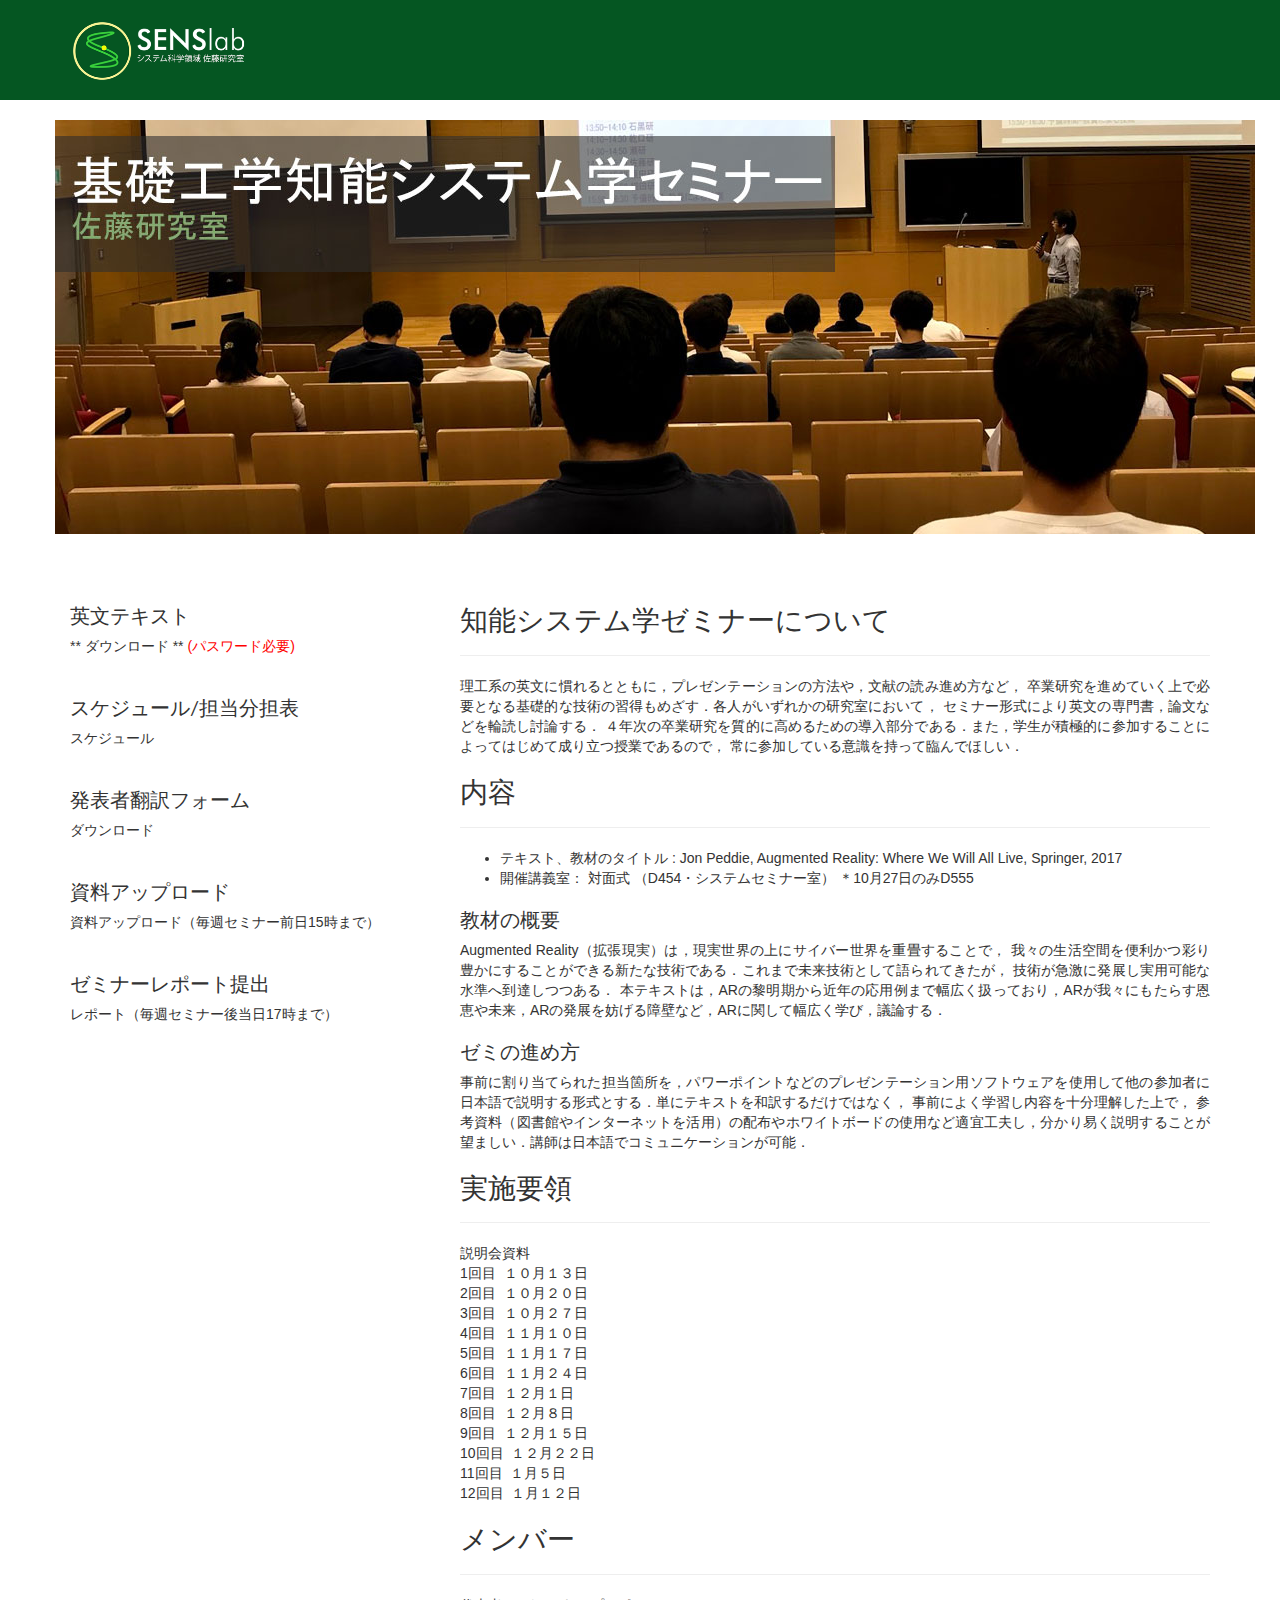
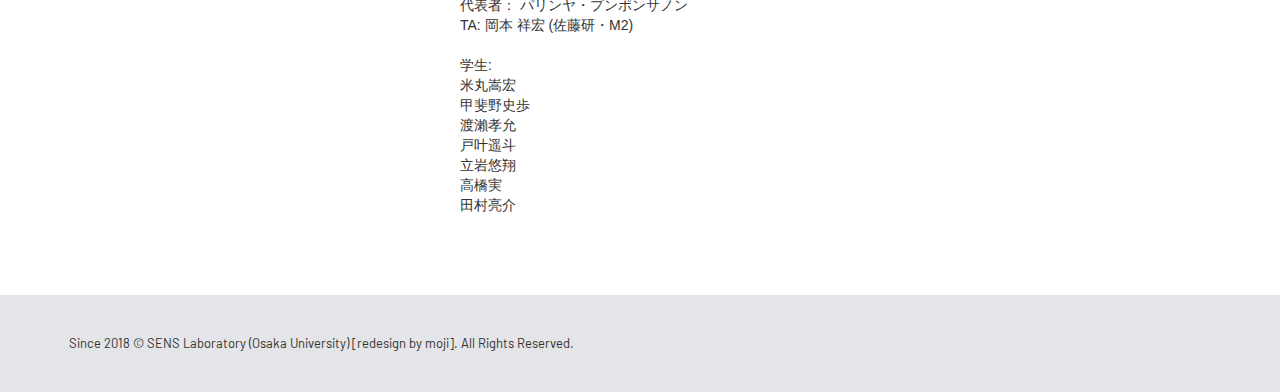
<file: 2022/index.html>
<!DOCTYPE html>
<html>
<head>
	<title>R4(2022)基礎工学知能システム学セミナー 佐藤研: Augmented Reality Where We Will Alive</title>
	<meta name="viewport" content="width=device-width, initial-scale=1.0">
	<meta http-equiv="Content-Type" content="text/html; charset=UTF-8" />
	<meta name="keywords" content="SENS,大阪大学,基礎工学部,基礎工学研究科,基礎工学知能システム学セミナー">
	<meta name="description" content="基礎工学知能システム学セミナー">
	<meta name="author" content="SENS">

	<!-- SENS ICON -->
	<link rel="SENS" href="https://www.sens.sys.es.osaka-u.ac.jp/images/icons/sens-lab.ico" type="image/x-icon" />

	<!-- Bootstrap -->
	<link href="css/bootstrap.css" rel="stylesheet">
	<link href="css/custom-setting.css" rel="stylesheet">
	
	<!-- jQuery --> 
	<script type="text/javascript" src="https://ajax.googleapis.com/ajax/libs/jquery/2.1.3/jquery.min.js"></script> 

	<!-- Google Fonts -->
	<link href="https://fonts.googleapis.com/css?family=Roboto" rel="stylesheet">
	<link href="https://fonts.googleapis.com/css?family=Lato" rel="stylesheet">
	<link href="https://fonts.googleapis.com/css?family=Abel" rel="stylesheet">
	<link href="https://fonts.googleapis.com/css?family=Barlow" rel="stylesheet">
	
	<!-- Google Analytic -->
	<script type="text/javascript" src="js/analytics.js"></script>
</head>

<body>
<header class="main-header">
	<!-- to be filled by javascript, see header.html -->
</header>

<section class="teaser-container">
<div class="container">
	<div class="row">
	<img src="images/teasers/teaser-sys-seminar-at-osaka-u.jpg" style="padding-top: 60px;">
	</div>
</div>
</section>

<p id="about-pbl"></p>
<div class="container">
	<div class="row" style="padding-bottom:0px;margin-bottom:0px">
	</br>
	</br>
	<div class="col-md-4" style="text-align: left;">
		<h2 class="medium-headline">英文テキスト</h2>
		<a class="textlink-black" href="https://drive.google.com/file/d/1UW7KDTal5PQsuIqQap1_smPcKyoL-IUZ/view?usp=sharing" target="_blank">** ダウンロード **</a>
		<font style="color: red;">(パスワード必要)</font>
		</br>
		</br>
		
		<h2 class="medium-headline">スケジュール/担当分担表</h2>
		<a class="textlink-black" href="https://docs.google.com/spreadsheets/d/1PE4AvtioFS-nCHK56oR7BIEzM9UAwaiLkw_JF3z1Wh4/edit?usp=sharing" target="_blank">
		スケジュール
		</a>
		</br>
		</br>	
		
		<h2 class="medium-headline">発表者翻訳フォーム</h2>
		<a class="textlink-black" href="https://docs.google.com/document/d/1V7vcUYLYkz_Tloh152LNPhg1tn3H5OnU/edit?usp=sharing&ouid=116277944789146877427&rtpof=true&sd=true" target="_blank">ダウンロード</a>
		</br>
		</br>
		
		<h2 class="medium-headline">資料アップロード</h2>
		<a class="textlink-black" href="https://forms.gle/GsZufDhZWQj2dzoM9" target="_blank">資料アップロード（毎週セミナー前日15時まで）</a>
		</br>
		</br>
		
		<h2 class="medium-headline">ゼミナーレポート提出</h2>
		<a class="textlink-black" href="https://forms.gle/HssoqcRYWmgbTuPBA" target="_blank">レポート（毎週セミナー後当日17時まで）</a>
		</br>
		</br>	
		
	</div>
	<div class="col-md-8" style="text-align: justify;">
		<section class="about-sys-seminar">
		<h3 class="big-headline">知能システム学ゼミナーについて</h3>
		<hr>
		理工系の英文に慣れるとともに，プレゼンテーションの方法や，文献の読み進め方など，
		卒業研究を進めていく上で必要となる基礎的な技術の習得もめざす．各人がいずれかの研究室において，
		セミナー形式により英文の専門書，論文などを輪読し討論する．
		４年次の卒業研究を質的に高めるための導入部分である．また，学生が積極的に参加することによってはじめて成り立つ授業であるので，
		常に参加している意識を持って臨んでほしい．
		</br>
		</section>
		
		<section class="class-information">
		<h3 class="big-headline">内容</h3>
		<hr>
		<ul>
		<li> テキスト、教材のタイトル : 
		Jon Peddie, Augmented Reality: Where We Will All Live, Springer, 2017
		</li>
		<li>開催講義室： 対面式 （D454・システムセミナー室） ＊10月27日のみD555
		</li>
		</ul>
		<h2 class="medium-headline">教材の概要</h2>
		Augmented Reality（拡張現実）は，現実世界の上にサイバー世界を重畳することで，
		我々の生活空間を便利かつ彩り豊かにすることができる新たな技術である．これまで未来技術として語られてきたが，
		技術が急激に発展し実用可能な水準へ到達しつつある．
		本テキストは，ARの黎明期から近年の応用例まで幅広く扱っており，ARが我々にもたらす恩恵や未来，ARの発展を妨げる障壁など，ARに関して幅広く学び，議論する．
		</br>
		<h2 class="medium-headline">ゼミの進め方</h2>
		事前に割り当てられた担当箇所を，パワーポイントなどのプレゼンテーション用ソフトウェアを使用して他の参加者に日本語で説明する形式とする．単にテキストを和訳するだけではなく，
		事前によく学習し内容を十分理解した上で，
		参考資料（図書館やインターネットを活用）の配布やホワイトボードの使用など適宜工夫し，分かり易く説明することが望ましい．講師は日本語でコミュニケーションが可能．
		</section>
		
		<section class="class-schedule">
		<h3 class="big-headline">実施要領</h3>
		<hr>
		<a class="textlink-black" href="https://drive.google.com/file/d/1WYBIc1d2O46jQFWEd6wOKCsj75FLoXOP/view?usp=sharing" target="_blank">
		説明会資料
		</a>
		</br>
		1回目&nbsp;&nbsp;１０月１３日
		</br>
		2回目&nbsp;&nbsp;１０月２０日
		</br>
		3回目&nbsp;&nbsp;１０月２７日
		</br>
		4回目&nbsp;&nbsp;１１月１０日
		</br>
		5回目&nbsp;&nbsp;１１月１７日
		</br>
		6回目&nbsp;&nbsp;１１月２４日
		</br>
		7回目&nbsp;&nbsp;１２月１日
		</br>
		8回目&nbsp;&nbsp;１２月８日
		</br>
		9回目&nbsp;&nbsp;１２月１５日
		</br>
		10回目&nbsp;&nbsp;１２月２２日
		</br>
		11回目&nbsp;&nbsp;１月５日
		</br>
		12回目&nbsp;&nbsp;１月１２日
		</br>
		</section>
		
		<section class="members">
		<h3 class="big-headline">メンバー</h3>
		<hr>
		代表者： <a class="textlink-black" href="https://punpongsanon.info/" target="_blank">パリンヤ・プンポンサノン</a>
		</br>
		TA: 岡本 祥宏 (佐藤研・M2)
		</br>
		</br>
		学生:
			</br>
			米丸嵩宏
			</br>
			甲斐野史歩
			</br>
			渡瀨孝允
			</br>
			戸叶遥斗
			</br>
			立岩悠翔
			</br>
			高橋実
			</br>
			田村亮介
		</section>
	</div>
	</div>
</div>
 
<div class="dc_clear">
</div>

</br>
</br>
</br>
</br>
</section>

<div class="container">
	<div class="row">
		<div class="col-md-12 footer" style="text-align: center;">
			<span class="copyright">
			Since 2018 &copy; SENS Laboratory (Osaka University) [redesign by 
			<a href="https://punpongsanon.info/" target="_blank" class="footer-text-link">
			moji</a>]. 
			All Rights Reserved.
			</span>
		</div>
	</div>
</div>

<!-- Bootstrap --> 
<script type="text/javascript" src="js/bootstrap.min.js"></script>
<!-- header -->
<script type="text/javascript" src="js/headerstrap.js"></script> 

</body>
</html>
</file>
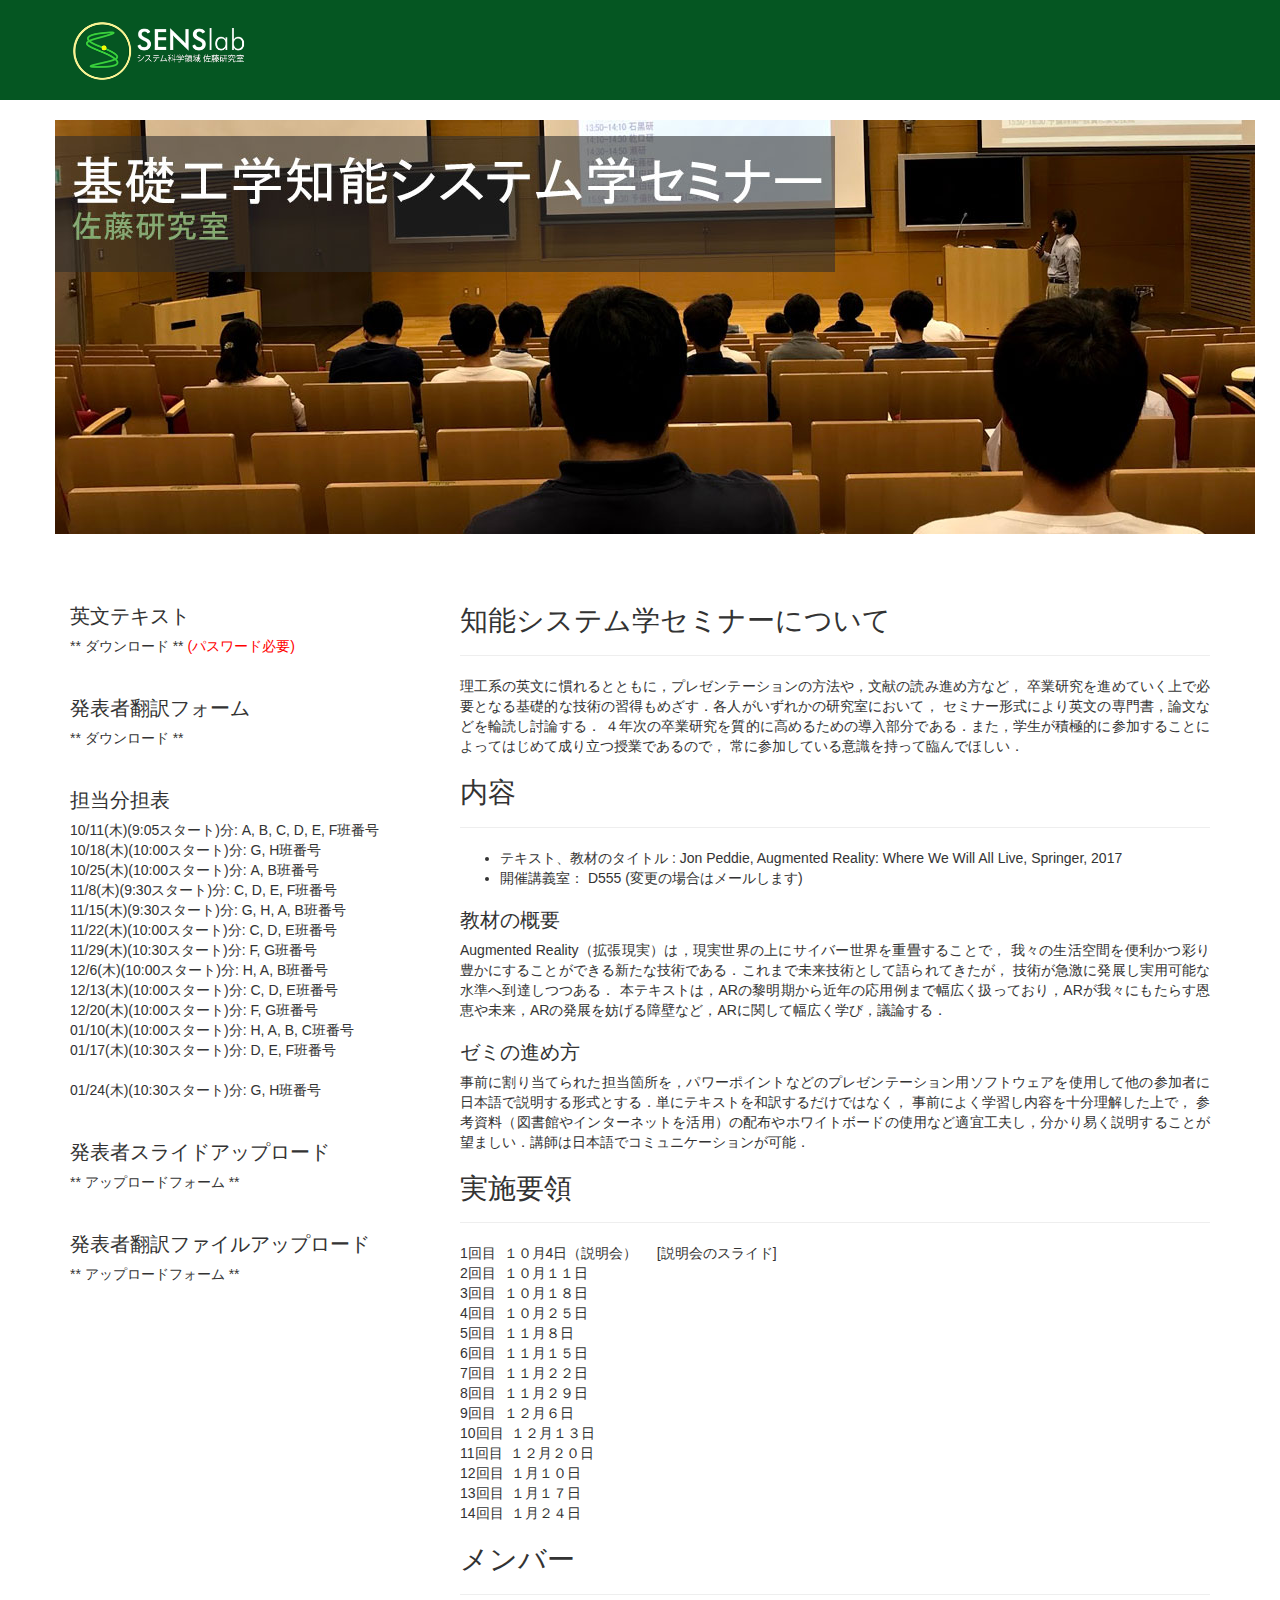
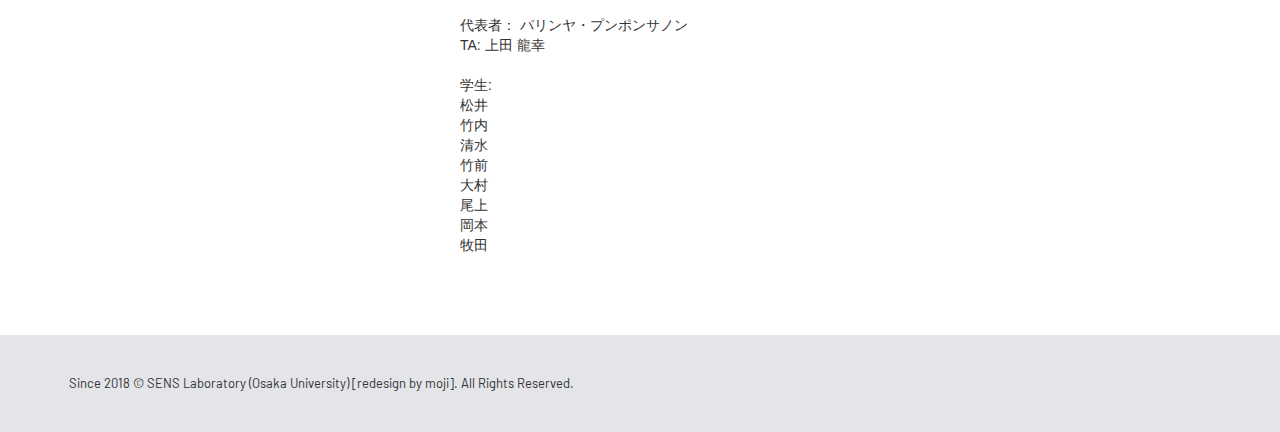
<file: H30/index.html>
<!DOCTYPE html>
<html>
<head>
	<title>H30(2018)基礎工学知能システム学セミナー 佐藤研: Augmented Reality Where We Will Alive</title>
	<meta name="viewport" content="width=device-width, initial-scale=1.0">
	<meta http-equiv="Content-Type" content="text/html; charset=UTF-8" />
	<meta name="keywords" content="SENS,大阪大学,基礎工学部,基礎工学研究科,基礎工学知能システム学セミナー">
	<meta name="description" content="基礎工学知能システム学セミナー">
	<meta name="author" content="SENS">

	<!-- SENS ICON -->
	<link rel="SENS" href="https://www.sens.sys.es.osaka-u.ac.jp/images/icons/sens-lab.ico" type="image/x-icon" />

	<!-- Bootstrap -->
	<link href="css/bootstrap.css" rel="stylesheet">
	<link href="css/custom-setting.css" rel="stylesheet">
	
	<!-- jQuery --> 
	<script type="text/javascript" src="https://ajax.googleapis.com/ajax/libs/jquery/2.1.3/jquery.min.js"></script> 

	<!-- Google Fonts -->
	<link href="https://fonts.googleapis.com/css?family=Roboto" rel="stylesheet">
	<link href="https://fonts.googleapis.com/css?family=Lato" rel="stylesheet">
	<link href="https://fonts.googleapis.com/css?family=Abel" rel="stylesheet">
	<link href="https://fonts.googleapis.com/css?family=Barlow" rel="stylesheet">
	
	<!-- Google Analytic -->
	<script type="text/javascript" src="js/analytics.js"></script>
</head>

<body>
<header class="main-header">
	<!-- to be filled by javascript, see header.html -->
</header>

<section class="teaser-container">
<div class="container">
	<div class="row">
	<img src="images/teasers/teaser-sys-seminar-at-osaka-u.jpg" style="padding-top: 60px;">
	</div>
</div>
</section>

<p id="about-pbl"></p>
<div class="container">
	<div class="row" style="padding-bottom:0px;margin-bottom:0px">
	</br>
	</br>
	<div class="col-md-4" style="text-align: left;">
		<h2 class="medium-headline">英文テキスト</h2>
		<a class="textlink-black" href="https://goo.gl/FFvV6o" target="_blank">** ダウンロード **</a>
		<font style="color: red;">(パスワード必要)</font>
		</br>
		</br>
		
		<h2 class="medium-headline">発表者翻訳フォーム</h2>
		<a class="textlink-black" href="https://drive.google.com/file/d/1Z50aUoxqPJEKRIDb2SFin2M65CmQ0Zpn/view?usp=sharing" target="_blank">** ダウンロード **</a>
		</br>
		</br>
		
		<h2 class="medium-headline">担当分担表</h2>
		10/11(木)(9:05スタート)分: 
		A, B, C, D, E, F班番号
		</br>	
		10/18(木)(10:00スタート)分: 
		<a class="textlink-black" href="https://docs.google.com/spreadsheets/d/1pJTTxFbuMeggtj1NOpYUIEtcl_mH2CGTcmpPvC1fCAo/edit?usp=sharing" target="_blank">
		G, H班番号
		</a>
		</br>	
		10/25(木)(10:00スタート)分: 
		<a class="textlink-black" href="https://docs.google.com/spreadsheets/d/1pJTTxFbuMeggtj1NOpYUIEtcl_mH2CGTcmpPvC1fCAo/edit?usp=sharing" target="_blank">
		A, B班番号
		</a>
		</br>
		11/8(木)(9:30スタート)分: 
		<a class="textlink-black" href="https://docs.google.com/spreadsheets/d/1pJTTxFbuMeggtj1NOpYUIEtcl_mH2CGTcmpPvC1fCAo/edit?usp=sharing" target="_blank">
		C, D, E, F班番号
		</a>
		</br>
		11/15(木)(9:30スタート)分: 
		<a class="textlink-black" href="https://docs.google.com/spreadsheets/d/1pJTTxFbuMeggtj1NOpYUIEtcl_mH2CGTcmpPvC1fCAo/edit?usp=sharing" target="_blank">
		G, H, A, B班番号
		</a>
		</br>
		11/22(木)(10:00スタート)分: 
		<a class="textlink-black" href="https://docs.google.com/spreadsheets/d/1pJTTxFbuMeggtj1NOpYUIEtcl_mH2CGTcmpPvC1fCAo/edit?usp=sharing" target="_blank">
		C, D, E班番号
		</a>
		</br>
		11/29(木)(10:30スタート)分: 
		<a class="textlink-black" href="https://docs.google.com/spreadsheets/d/1pJTTxFbuMeggtj1NOpYUIEtcl_mH2CGTcmpPvC1fCAo/edit?usp=sharing" target="_blank">
		F, G班番号
		</a>
		</br>
		12/6(木)(10:00スタート)分: 
		<a class="textlink-black" href="https://docs.google.com/spreadsheets/d/1pJTTxFbuMeggtj1NOpYUIEtcl_mH2CGTcmpPvC1fCAo/edit?usp=sharing" target="_blank">
		H, A, B班番号
		</a>
		</br>
		12/13(木)(10:00スタート)分: 
		<a class="textlink-black" href="https://docs.google.com/spreadsheets/d/1pJTTxFbuMeggtj1NOpYUIEtcl_mH2CGTcmpPvC1fCAo/edit?usp=sharing" target="_blank">
		C, D, E班番号
		</a>
		</br>
		12/20(木)(10:00スタート)分: 
		<a class="textlink-black" href="https://docs.google.com/spreadsheets/d/1pJTTxFbuMeggtj1NOpYUIEtcl_mH2CGTcmpPvC1fCAo/edit?usp=sharing" target="_blank">
		F, G班番号
		</a>
		</br>
		01/10(木)(10:00スタート)分: 
		<a class="textlink-black" href="https://docs.google.com/spreadsheets/d/1pJTTxFbuMeggtj1NOpYUIEtcl_mH2CGTcmpPvC1fCAo/edit?usp=sharing" target="_blank">
		H, A, B, C班番号
		</a>
		</br>
		01/17(木)(10:30スタート)分: 
		<a class="textlink-black" href="https://docs.google.com/spreadsheets/d/1pJTTxFbuMeggtj1NOpYUIEtcl_mH2CGTcmpPvC1fCAo/edit?usp=sharing" target="_blank">
		D, E, F班番号
		</a>
		</br>
		</br>
		01/24(木)(10:30スタート)分: 
		<a class="textlink-black" href="https://docs.google.com/spreadsheets/d/1pJTTxFbuMeggtj1NOpYUIEtcl_mH2CGTcmpPvC1fCAo/edit?usp=sharing" target="_blank">
		G, H班番号
		</a>
		</br>
		</br>		
		
		<h2 class="medium-headline">発表者スライドアップロード</h2>
		<a class="textlink-black" href="https://goo.gl/forms/qorhWuSe13ini6D72" target="_blank">** アップロードフォーム **</a>
		</br>
		</br>
		
		<h2 class="medium-headline">発表者翻訳ファイルアップロード</h2>
		<a class="textlink-black" href="https://goo.gl/forms/n7GzexGsHfIG1eYx1" target="_blank">** アップロードフォーム **</a>
		</br>
		</br>
	</div>
	<div class="col-md-8" style="text-align: justify;">
		<section class="about-sys-seminar">
		<h3 class="big-headline">知能システム学セミナーについて</h3>
		<hr>
		理工系の英文に慣れるとともに，プレゼンテーションの方法や，文献の読み進め方など，
		卒業研究を進めていく上で必要となる基礎的な技術の習得もめざす．各人がいずれかの研究室において，
		セミナー形式により英文の専門書，論文などを輪読し討論する．
		４年次の卒業研究を質的に高めるための導入部分である．また，学生が積極的に参加することによってはじめて成り立つ授業であるので，
		常に参加している意識を持って臨んでほしい．
		</br>
		</section>
		
		<section class="class-information">
		<h3 class="big-headline">内容</h3>
		<hr>
		<ul>
		<li> テキスト、教材のタイトル : 
		Jon Peddie, Augmented Reality: Where We Will All Live, Springer, 2017
		</li>
		<li>開催講義室： D555 (変更の場合はメールします)
		</li>
		</ul>
		<h2 class="medium-headline">教材の概要</h2>
		Augmented Reality（拡張現実）は，現実世界の上にサイバー世界を重畳することで，
		我々の生活空間を便利かつ彩り豊かにすることができる新たな技術である．これまで未来技術として語られてきたが，
		技術が急激に発展し実用可能な水準へ到達しつつある．
		本テキストは，ARの黎明期から近年の応用例まで幅広く扱っており，ARが我々にもたらす恩恵や未来，ARの発展を妨げる障壁など，ARに関して幅広く学び，議論する．
		</br>
		<h2 class="medium-headline">ゼミの進め方</h2>
		事前に割り当てられた担当箇所を，パワーポイントなどのプレゼンテーション用ソフトウェアを使用して他の参加者に日本語で説明する形式とする．単にテキストを和訳するだけではなく，
		事前によく学習し内容を十分理解した上で，
		参考資料（図書館やインターネットを活用）の配布やホワイトボードの使用など適宜工夫し，分かり易く説明することが望ましい．講師は日本語でコミュニケーションが可能．
		</section>
		
		<section class="class-schedule">
		<h3 class="big-headline">実施要領</h3>
		<hr>
		1回目&nbsp;&nbsp;１０月4日（説明会）&nbsp;&nbsp;&nbsp;&nbsp;
		<a class="textlink-black" href="https://drive.google.com/file/d/1XpPdBJCQd0j0st7w3ScBS9Qkc-97SBty/view?usp=sharing" target="_blank">[説明会のスライド]</a>
		</br>
		2回目&nbsp;&nbsp;１０月１１日
		</br>
		3回目&nbsp;&nbsp;１０月１８日
		</br>
		4回目&nbsp;&nbsp;１０月２５日
		</br>
		5回目&nbsp;&nbsp;１１月８日
		</br>
		6回目&nbsp;&nbsp;１１月１５日
		</br>
		7回目&nbsp;&nbsp;１１月２２日
		</br>
		8回目&nbsp;&nbsp;１１月２９日
		</br>
		9回目&nbsp;&nbsp;１２月６日
		</br>
		10回目&nbsp;&nbsp;１２月１３日
		</br>
		11回目&nbsp;&nbsp;１２月２０日
		</br>
		12回目&nbsp;&nbsp;１月１０日
		</br>
		13回目&nbsp;&nbsp;１月１７日
		</br>
		14回目&nbsp;&nbsp;１月２４日
		</br>
		</section>
		
		<section class="members">
		<h3 class="big-headline">メンバー</h3>
		<hr>
		代表者： <a class="textlink-black" href="https://punpongsanon.info/" target="_blank">パリンヤ・プンポンサノン</a>
		</br>
		TA: 上田 龍幸
		</br>
		</br>
		学生:
		</br>
		松井
		</br>
		竹内
		</br>
		清水
		</br>
		竹前
		</br>
		大村
		</br>
		尾上
		</br>
		岡本
		</br>
		牧田
		</br>
		</section>
	</div>
	</div>
</div>
 
<div class="dc_clear">
</div>

</br>
</br>
</br>
</br>
</section>

<div class="container">
	<div class="row">
		<div class="col-md-12 footer" style="text-align: center;">
			<span class="copyright">
			Since 2018 &copy; SENS Laboratory (Osaka University) [redesign by 
			<a href="https://punpongsanon.info/" target="_blank" class="footer-text-link">
			moji</a>]. 
			All Rights Reserved.
			</span>
		</div>
	</div>
</div>

<!-- Bootstrap --> 
<script type="text/javascript" src="js/bootstrap.min.js"></script>
<!-- header -->
<script type="text/javascript" src="js/headerstrap.js"></script> 

</body>
</html>
</file>
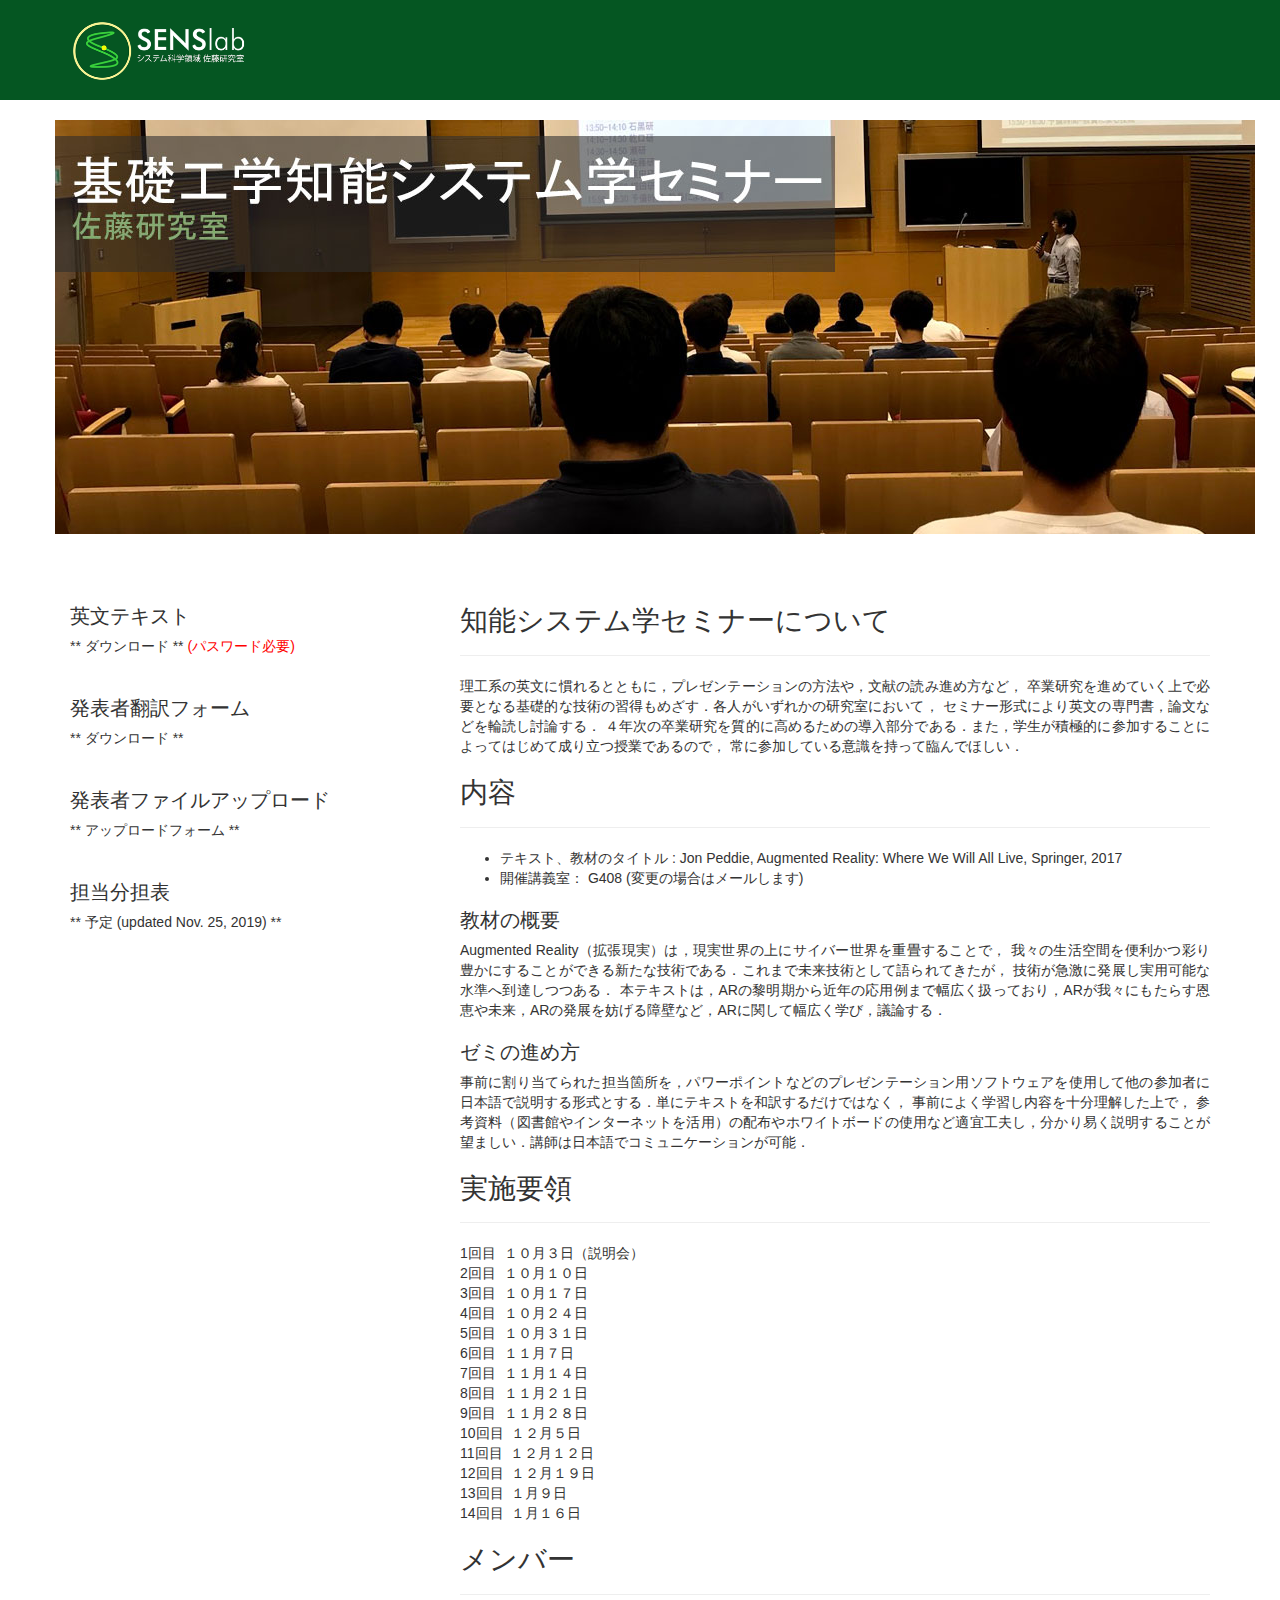
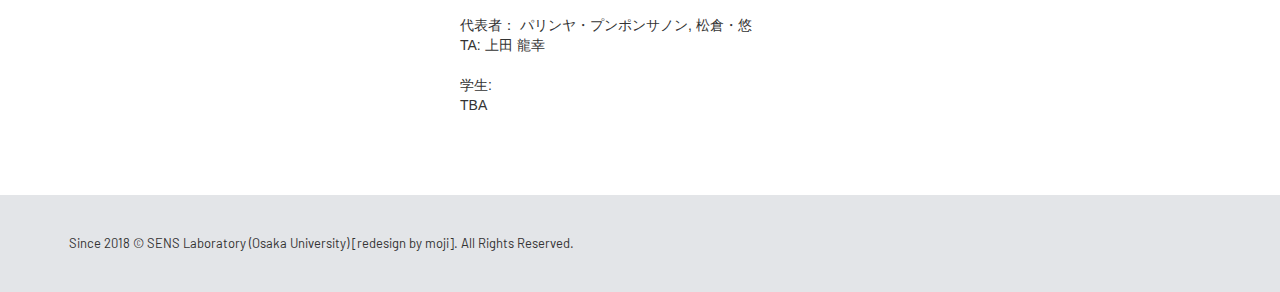
<file: R1/index.html>
<!DOCTYPE html>
<html>
<head>
	<title>R1(2019)基礎工学知能システム学セミナー 佐藤研: Augmented Reality Where We Will Alive</title>
	<meta name="viewport" content="width=device-width, initial-scale=1.0">
	<meta http-equiv="Content-Type" content="text/html; charset=UTF-8" />
	<meta name="keywords" content="SENS,大阪大学,基礎工学部,基礎工学研究科,基礎工学知能システム学セミナー">
	<meta name="description" content="基礎工学知能システム学セミナー">
	<meta name="author" content="SENS">

	<!-- SENS ICON -->
	<link rel="SENS" href="https://www.sens.sys.es.osaka-u.ac.jp/images/icons/sens-lab.ico" type="image/x-icon" />

	<!-- Bootstrap -->
	<link href="css/bootstrap.css" rel="stylesheet">
	<link href="css/custom-setting.css" rel="stylesheet">
	
	<!-- jQuery --> 
	<script type="text/javascript" src="https://ajax.googleapis.com/ajax/libs/jquery/2.1.3/jquery.min.js"></script> 

	<!-- Google Fonts -->
	<link href="https://fonts.googleapis.com/css?family=Roboto" rel="stylesheet">
	<link href="https://fonts.googleapis.com/css?family=Lato" rel="stylesheet">
	<link href="https://fonts.googleapis.com/css?family=Abel" rel="stylesheet">
	<link href="https://fonts.googleapis.com/css?family=Barlow" rel="stylesheet">
	
	<!-- Google Analytic -->
	<script type="text/javascript" src="js/analytics.js"></script>
</head>

<body>
<header class="main-header">
	<!-- to be filled by javascript, see header.html -->
</header>

<section class="teaser-container">
<div class="container">
	<div class="row">
	<img src="images/teasers/teaser-sys-seminar-at-osaka-u.jpg" style="padding-top: 60px;">
	</div>
</div>
</section>

<p id="about-pbl"></p>
<div class="container">
	<div class="row" style="padding-bottom:0px;margin-bottom:0px">
	</br>
	</br>
	<div class="col-md-4" style="text-align: left;">
		<h2 class="medium-headline">英文テキスト</h2>
		<a class="textlink-black" href="http://tiny.cc/izchdz" target="_blank">** ダウンロード **</a>
		<font style="color: red;">(パスワード必要)</font>
		</br>
		</br>
		
		<h2 class="medium-headline">発表者翻訳フォーム</h2>
		<a class="textlink-black" href="http://tiny.cc/qydhdz" target="_blank">** ダウンロード **</a>
		</br>
		</br>
		
		<h2 class="medium-headline">発表者ファイルアップロード</h2>
		<a class="textlink-black" href="https://forms.gle/f256Ds62VfKHEkBy7" target="_blank">** アップロードフォーム **</a>
		</br>
		</br>
		
		<h2 class="medium-headline">担当分担表</h2>
		<a class="textlink-black" href="https://docs.google.com/spreadsheets/d/17aTyRXRdzpb_RcDV_YLUdzI6dR8HchnIu2DS0Y1mwas/edit?usp=sharing" target="_blank">
		** 予定 (updated Nov. 25, 2019) **
		</a>
		</br>
		</br>		
		
	</div>
	<div class="col-md-8" style="text-align: justify;">
		<section class="about-sys-seminar">
		<h3 class="big-headline">知能システム学セミナーについて</h3>
		<hr>
		理工系の英文に慣れるとともに，プレゼンテーションの方法や，文献の読み進め方など，
		卒業研究を進めていく上で必要となる基礎的な技術の習得もめざす．各人がいずれかの研究室において，
		セミナー形式により英文の専門書，論文などを輪読し討論する．
		４年次の卒業研究を質的に高めるための導入部分である．また，学生が積極的に参加することによってはじめて成り立つ授業であるので，
		常に参加している意識を持って臨んでほしい．
		</br>
		</section>
		
		<section class="class-information">
		<h3 class="big-headline">内容</h3>
		<hr>
		<ul>
		<li> テキスト、教材のタイトル : 
		Jon Peddie, Augmented Reality: Where We Will All Live, Springer, 2017
		</li>
		<li>開催講義室： G408 (変更の場合はメールします)
		</li>
		</ul>
		<h2 class="medium-headline">教材の概要</h2>
		Augmented Reality（拡張現実）は，現実世界の上にサイバー世界を重畳することで，
		我々の生活空間を便利かつ彩り豊かにすることができる新たな技術である．これまで未来技術として語られてきたが，
		技術が急激に発展し実用可能な水準へ到達しつつある．
		本テキストは，ARの黎明期から近年の応用例まで幅広く扱っており，ARが我々にもたらす恩恵や未来，ARの発展を妨げる障壁など，ARに関して幅広く学び，議論する．
		</br>
		<h2 class="medium-headline">ゼミの進め方</h2>
		事前に割り当てられた担当箇所を，パワーポイントなどのプレゼンテーション用ソフトウェアを使用して他の参加者に日本語で説明する形式とする．単にテキストを和訳するだけではなく，
		事前によく学習し内容を十分理解した上で，
		参考資料（図書館やインターネットを活用）の配布やホワイトボードの使用など適宜工夫し，分かり易く説明することが望ましい．講師は日本語でコミュニケーションが可能．
		</section>
		
		<section class="class-schedule">
		<h3 class="big-headline">実施要領</h3>
		<hr>
		1回目&nbsp;&nbsp;１０月３日（説明会）&nbsp;&nbsp;&nbsp;&nbsp;
		</br>
		2回目&nbsp;&nbsp;１０月１０日
		</br>
		3回目&nbsp;&nbsp;１０月１７日
		</br>
		4回目&nbsp;&nbsp;１０月２４日
		</br>
		5回目&nbsp;&nbsp;１０月３１日
		</br>
		6回目&nbsp;&nbsp;１１月７日
		</br>
		7回目&nbsp;&nbsp;１１月１４日
		</br>
		8回目&nbsp;&nbsp;１１月２１日
		</br>
		9回目&nbsp;&nbsp;１１月２８日
		</br>
		10回目&nbsp;&nbsp;１２月５日
		</br>
		11回目&nbsp;&nbsp;１２月１２日
		</br>
		12回目&nbsp;&nbsp;１２月１９日
		</br>
		13回目&nbsp;&nbsp;１月９日
		</br>
		14回目&nbsp;&nbsp;１月１６日
		</br>
		</section>
		
		<section class="members">
		<h3 class="big-headline">メンバー</h3>
		<hr>
		代表者： <a class="textlink-black" href="https://punpongsanon.info/" target="_blank">パリンヤ・プンポンサノン</a>, 
				<a class="textlink-black" href="https://haruka-matsu.jimdo.com/" target="_blank">松倉・悠</a>
		</br>
		TA: 上田 龍幸
		</br>
		</br>
		学生:
		</br>
		TBA
		</section>
	</div>
	</div>
</div>
 
<div class="dc_clear">
</div>

</br>
</br>
</br>
</br>
</section>

<div class="container">
	<div class="row">
		<div class="col-md-12 footer" style="text-align: center;">
			<span class="copyright">
			Since 2018 &copy; SENS Laboratory (Osaka University) [redesign by 
			<a href="https://punpongsanon.info/" target="_blank" class="footer-text-link">
			moji</a>]. 
			All Rights Reserved.
			</span>
		</div>
	</div>
</div>

<!-- Bootstrap --> 
<script type="text/javascript" src="js/bootstrap.min.js"></script>
<!-- header -->
<script type="text/javascript" src="js/headerstrap.js"></script> 

</body>
</html>
</file>
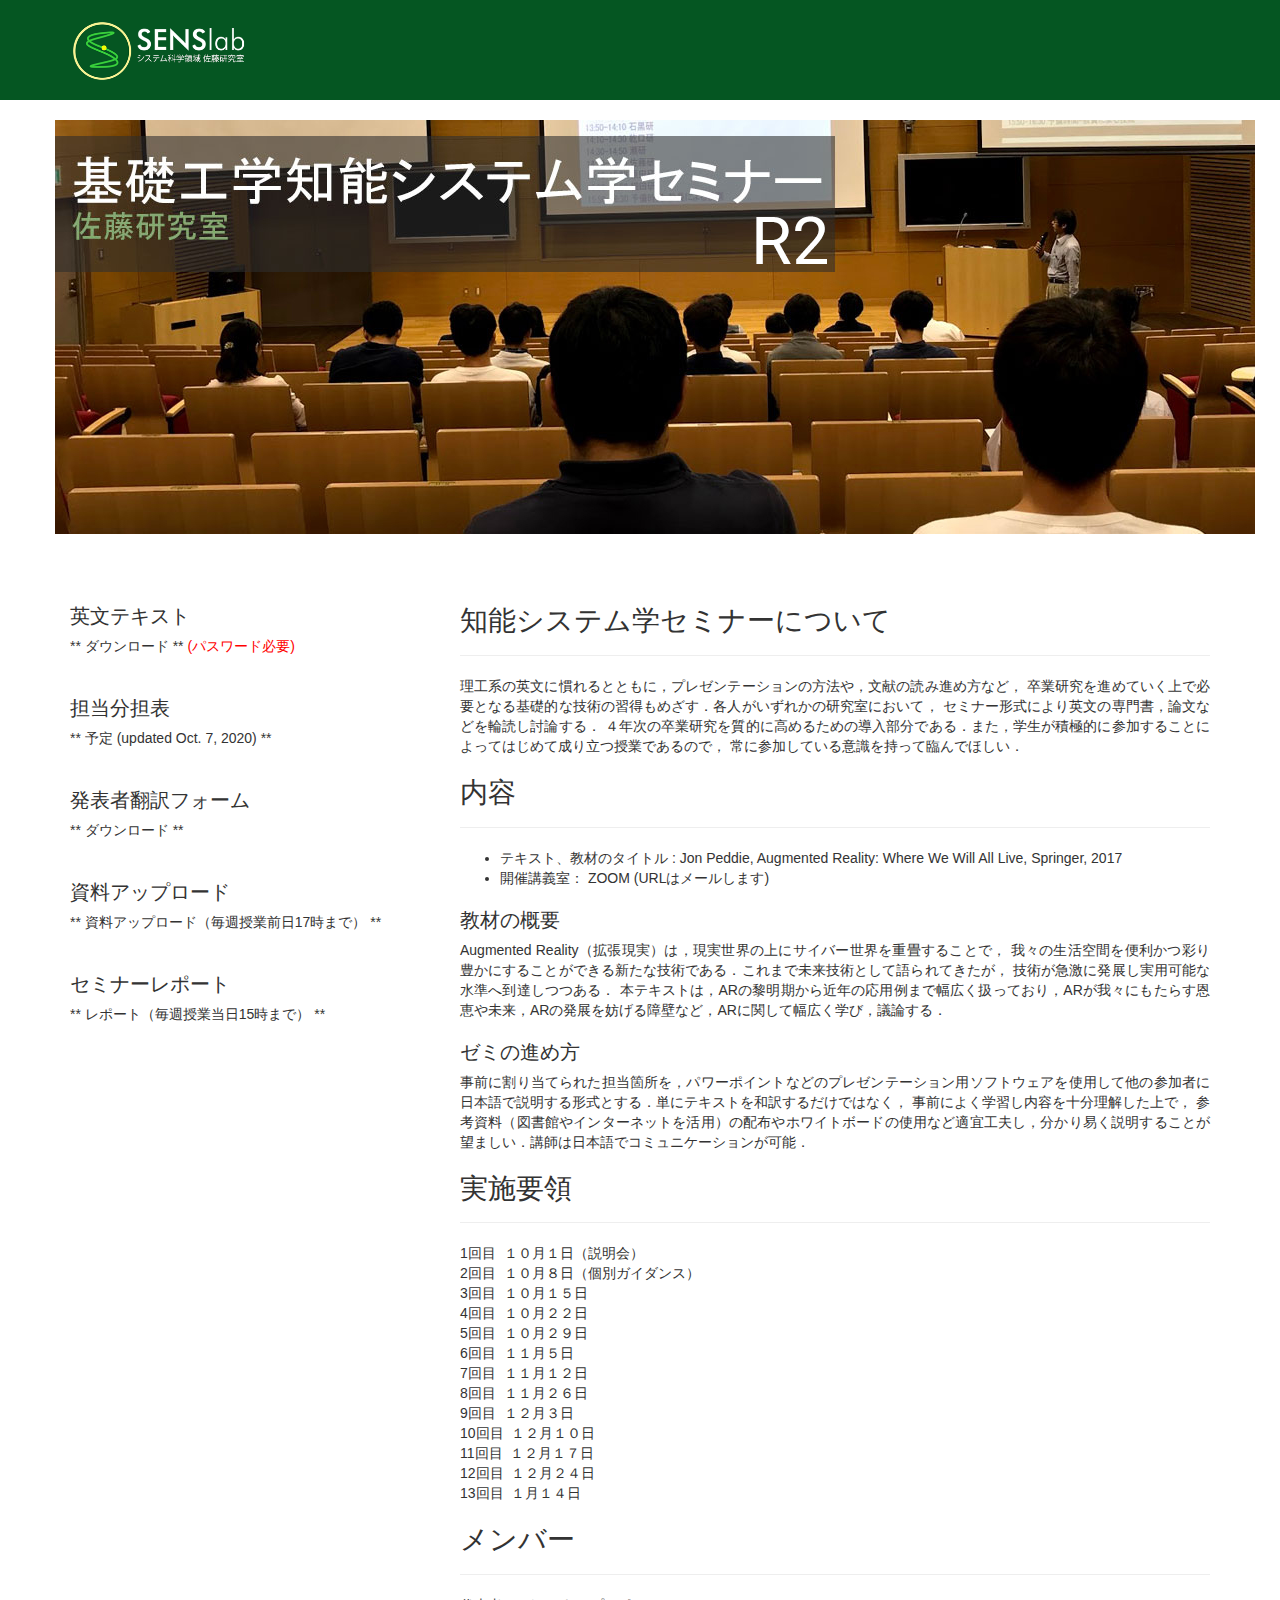
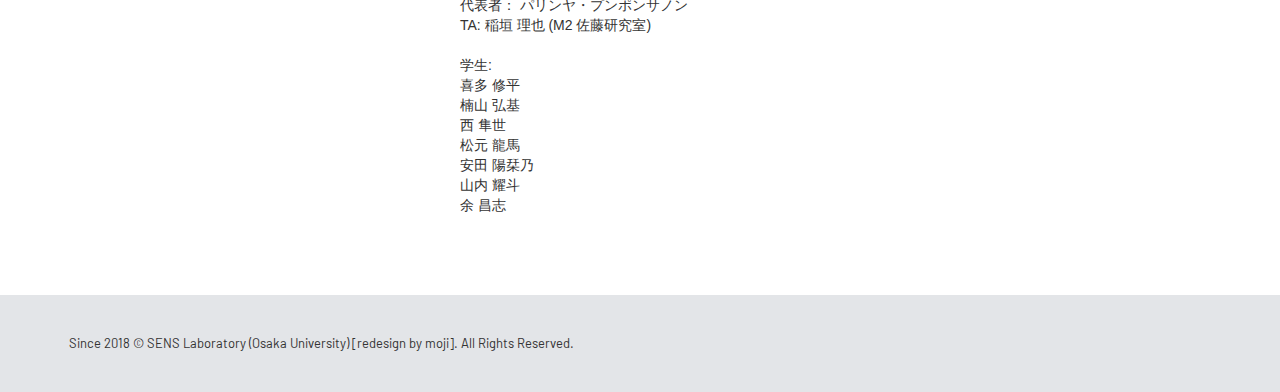
<file: R2/index.html>
<!DOCTYPE html>
<html>
<head>
	<title>R2(2020)基礎工学知能システム学セミナー 佐藤研: Augmented Reality Where We Will Alive</title>
	<meta name="viewport" content="width=device-width, initial-scale=1.0">
	<meta http-equiv="Content-Type" content="text/html; charset=UTF-8" />
	<meta name="keywords" content="SENS,大阪大学,基礎工学部,基礎工学研究科,基礎工学知能システム学セミナー">
	<meta name="description" content="基礎工学知能システム学セミナー">
	<meta name="author" content="SENS">

	<!-- SENS ICON -->
	<link rel="SENS" href="https://www.sens.sys.es.osaka-u.ac.jp/images/icons/sens-lab.ico" type="image/x-icon" />

	<!-- Bootstrap -->
	<link href="css/bootstrap.css" rel="stylesheet">
	<link href="css/custom-setting.css" rel="stylesheet">
	
	<!-- jQuery --> 
	<script type="text/javascript" src="https://ajax.googleapis.com/ajax/libs/jquery/2.1.3/jquery.min.js"></script> 

	<!-- Google Fonts -->
	<link href="https://fonts.googleapis.com/css?family=Roboto" rel="stylesheet">
	<link href="https://fonts.googleapis.com/css?family=Lato" rel="stylesheet">
	<link href="https://fonts.googleapis.com/css?family=Abel" rel="stylesheet">
	<link href="https://fonts.googleapis.com/css?family=Barlow" rel="stylesheet">
	
	<!-- Google Analytic -->
	<script type="text/javascript" src="js/analytics.js"></script>
</head>

<body>
<header class="main-header">
	<!-- to be filled by javascript, see header.html -->
</header>

<section class="teaser-container">
<div class="container">
	<div class="row">
	<img src="images/teasers/teaser-sys-seminar-at-osaka-u.jpg" style="padding-top: 60px;">
	</div>
</div>
</section>

<p id="about-pbl"></p>
<div class="container">
	<div class="row" style="padding-bottom:0px;margin-bottom:0px">
	</br>
	</br>
	<div class="col-md-4" style="text-align: left;">
		<h2 class="medium-headline">英文テキスト</h2>
		<a class="textlink-black" href="http://tiny.cc/semi2020" target="_blank">** ダウンロード **</a>
		<font style="color: red;">(パスワード必要)</font>
		</br>
		</br>
		
		<h2 class="medium-headline">担当分担表</h2>
		<a class="textlink-black" href="http://tiny.cc/semi2020schedule" target="_blank">
		** 予定 (updated Oct. 7, 2020) **
		</a>
		</br>
		</br>	
		
		<h2 class="medium-headline">発表者翻訳フォーム</h2>
		<a class="textlink-black" href="http://tiny.cc/oc0ysz" target="_blank">** ダウンロード **</a>
		</br>
		</br>
		
		<h2 class="medium-headline">資料アップロード</h2>
		<a class="textlink-black" href="https://forms.gle/1JFwuZZkymasqRfn8" target="_blank">** 資料アップロード（毎週授業前日17時まで） **</a>
		</br>
		</br>
		
		<h2 class="medium-headline">セミナーレポート</h2>
		<a class="textlink-black" href="https://forms.gle/XjghDqJYbTWSQnSY8" target="_blank">** レポート（毎週授業当日15時まで） **</a>
		</br>
		</br>	
		
	</div>
	<div class="col-md-8" style="text-align: justify;">
		<section class="about-sys-seminar">
		<h3 class="big-headline">知能システム学セミナーについて</h3>
		<hr>
		理工系の英文に慣れるとともに，プレゼンテーションの方法や，文献の読み進め方など，
		卒業研究を進めていく上で必要となる基礎的な技術の習得もめざす．各人がいずれかの研究室において，
		セミナー形式により英文の専門書，論文などを輪読し討論する．
		４年次の卒業研究を質的に高めるための導入部分である．また，学生が積極的に参加することによってはじめて成り立つ授業であるので，
		常に参加している意識を持って臨んでほしい．
		</br>
		</section>
		
		<section class="class-information">
		<h3 class="big-headline">内容</h3>
		<hr>
		<ul>
		<li> テキスト、教材のタイトル : 
		Jon Peddie, Augmented Reality: Where We Will All Live, Springer, 2017
		</li>
		<li>開催講義室： ZOOM (URLはメールします)
		</li>
		</ul>
		<h2 class="medium-headline">教材の概要</h2>
		Augmented Reality（拡張現実）は，現実世界の上にサイバー世界を重畳することで，
		我々の生活空間を便利かつ彩り豊かにすることができる新たな技術である．これまで未来技術として語られてきたが，
		技術が急激に発展し実用可能な水準へ到達しつつある．
		本テキストは，ARの黎明期から近年の応用例まで幅広く扱っており，ARが我々にもたらす恩恵や未来，ARの発展を妨げる障壁など，ARに関して幅広く学び，議論する．
		</br>
		<h2 class="medium-headline">ゼミの進め方</h2>
		事前に割り当てられた担当箇所を，パワーポイントなどのプレゼンテーション用ソフトウェアを使用して他の参加者に日本語で説明する形式とする．単にテキストを和訳するだけではなく，
		事前によく学習し内容を十分理解した上で，
		参考資料（図書館やインターネットを活用）の配布やホワイトボードの使用など適宜工夫し，分かり易く説明することが望ましい．講師は日本語でコミュニケーションが可能．
		</section>
		
		<section class="class-schedule">
		<h3 class="big-headline">実施要領</h3>
		<hr>
		1回目&nbsp;&nbsp;１０月１日（説明会）&nbsp;&nbsp;&nbsp;&nbsp;
		</br>
		2回目&nbsp;&nbsp;１０月８日（個別ガイダンス）&nbsp;&nbsp;&nbsp;&nbsp;
		</br>
		3回目&nbsp;&nbsp;１０月１５日
		</br>
		4回目&nbsp;&nbsp;１０月２２日
		</br>
		5回目&nbsp;&nbsp;１０月２９日
		</br>
		6回目&nbsp;&nbsp;１１月５日
		</br>
		7回目&nbsp;&nbsp;１１月１２日
		</br>
		8回目&nbsp;&nbsp;１１月２６日
		</br>
		9回目&nbsp;&nbsp;１２月３日
		</br>
		10回目&nbsp;&nbsp;１２月１０日
		</br>
		11回目&nbsp;&nbsp;１２月１７日
		</br>
		12回目&nbsp;&nbsp;１２月２４日
		</br>
		13回目&nbsp;&nbsp;１月１４日
		</br>
		</section>
		
		<section class="members">
		<h3 class="big-headline">メンバー</h3>
		<hr>
		代表者： <a class="textlink-black" href="https://punpongsanon.info/" target="_blank">パリンヤ・プンポンサノン</a>
		</br>
		TA: 稲垣 理也 (M2 佐藤研究室)
		</br>
		</br>
		学生:
		</br>
		喜多 修平
		</br>
		楠山 弘基
		</br>
		西 隼世
		</br>
		松元 龍馬
		</br>
		安田 陽栞乃
		</br>
		山内 耀斗
		</br>
		余 昌志
		</br>
		</section>
	</div>
	</div>
</div>
 
<div class="dc_clear">
</div>

</br>
</br>
</br>
</br>
</section>

<div class="container">
	<div class="row">
		<div class="col-md-12 footer" style="text-align: center;">
			<span class="copyright">
			Since 2018 &copy; SENS Laboratory (Osaka University) [redesign by 
			<a href="https://punpongsanon.info/" target="_blank" class="footer-text-link">
			moji</a>]. 
			All Rights Reserved.
			</span>
		</div>
	</div>
</div>

<!-- Bootstrap --> 
<script type="text/javascript" src="js/bootstrap.min.js"></script>
<!-- header -->
<script type="text/javascript" src="js/headerstrap.js"></script> 

</body>
</html>
</file>
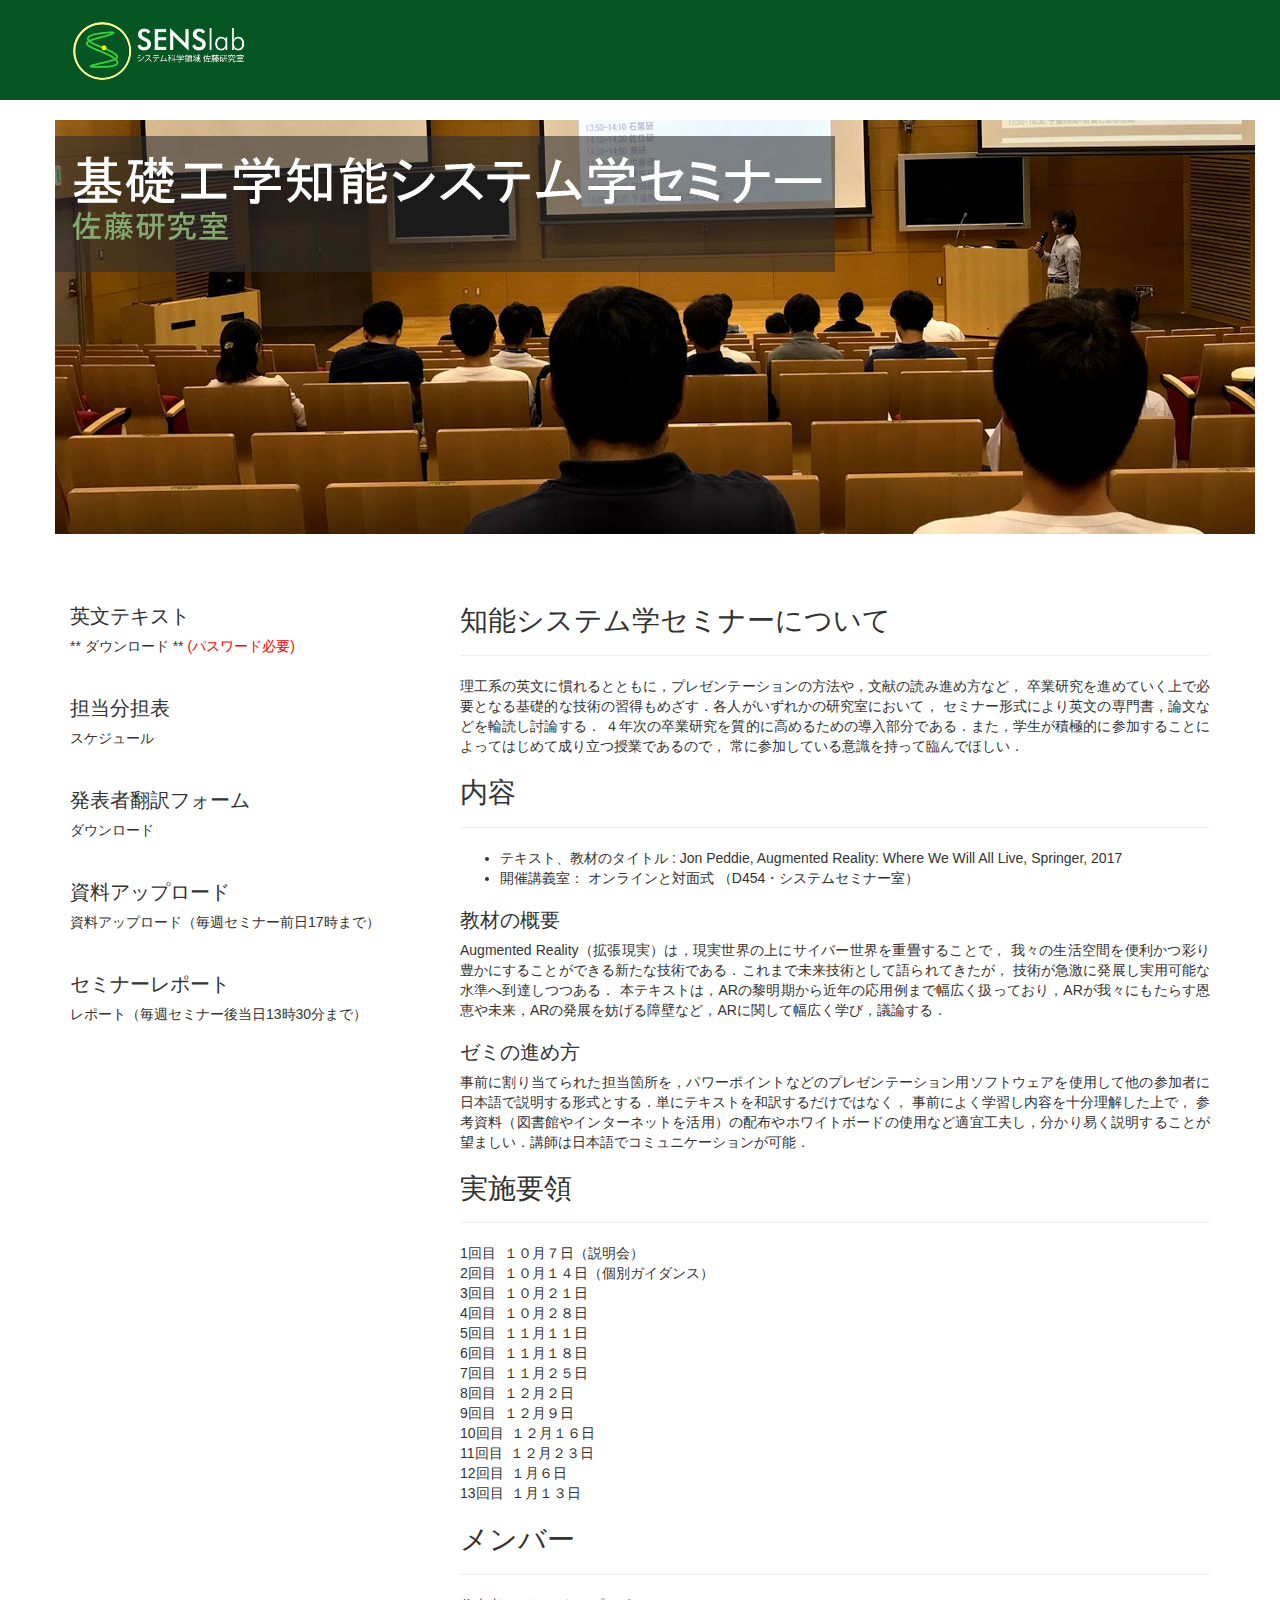
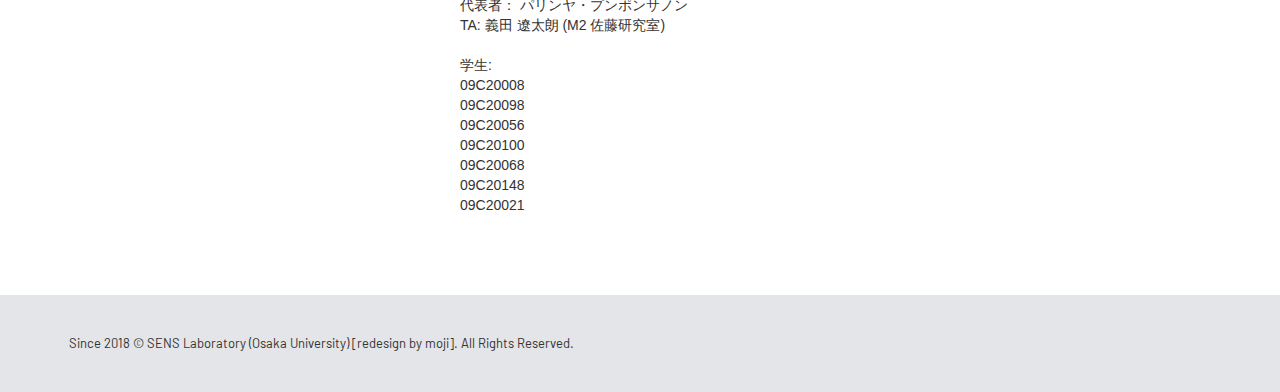
<file: R3/index.html>
<!DOCTYPE html>
<html>
<head>
	<title>R3(2021)基礎工学知能システム学セミナー 佐藤研: Augmented Reality Where We Will Alive</title>
	<meta name="viewport" content="width=device-width, initial-scale=1.0">
	<meta http-equiv="Content-Type" content="text/html; charset=UTF-8" />
	<meta name="keywords" content="SENS,大阪大学,基礎工学部,基礎工学研究科,基礎工学知能システム学セミナー">
	<meta name="description" content="基礎工学知能システム学セミナー">
	<meta name="author" content="SENS">

	<!-- SENS ICON -->
	<link rel="SENS" href="https://www.sens.sys.es.osaka-u.ac.jp/images/icons/sens-lab.ico" type="image/x-icon" />

	<!-- Bootstrap -->
	<link href="css/bootstrap.css" rel="stylesheet">
	<link href="css/custom-setting.css" rel="stylesheet">
	
	<!-- jQuery --> 
	<script type="text/javascript" src="https://ajax.googleapis.com/ajax/libs/jquery/2.1.3/jquery.min.js"></script> 

	<!-- Google Fonts -->
	<link href="https://fonts.googleapis.com/css?family=Roboto" rel="stylesheet">
	<link href="https://fonts.googleapis.com/css?family=Lato" rel="stylesheet">
	<link href="https://fonts.googleapis.com/css?family=Abel" rel="stylesheet">
	<link href="https://fonts.googleapis.com/css?family=Barlow" rel="stylesheet">
	
	<!-- Google Analytic -->
	<script type="text/javascript" src="js/analytics.js"></script>
</head>

<body>
<header class="main-header">
	<!-- to be filled by javascript, see header.html -->
</header>

<section class="teaser-container">
<div class="container">
	<div class="row">
	<img src="images/teasers/teaser-sys-seminar-at-osaka-u.jpg" style="padding-top: 60px;">
	</div>
</div>
</section>

<p id="about-pbl"></p>
<div class="container">
	<div class="row" style="padding-bottom:0px;margin-bottom:0px">
	</br>
	</br>
	<div class="col-md-4" style="text-align: left;">
		<h2 class="medium-headline">英文テキスト</h2>
		<a class="textlink-black" href="https://drive.google.com/file/d/1UW7KDTal5PQsuIqQap1_smPcKyoL-IUZ/view?usp=sharing" target="_blank">** ダウンロード **</a>
		<font style="color: red;">(パスワード必要)</font>
		</br>
		</br>
		
		<h2 class="medium-headline">担当分担表</h2>
		<a class="textlink-black" href="https://docs.google.com/spreadsheets/d/1zZHkbaEbpuqG7lv5RE7NHPaHcwamHSIeE4GyW9B-Bbo/edit?usp=sharing" target="_blank">
		スケジュール
		</a>
		</br>
		</br>	
		
		<h2 class="medium-headline">発表者翻訳フォーム</h2>
		<a class="textlink-black" href="https://docs.google.com/document/d/1UlbDjGEwdDPu8dEg5Np6vjuwxuRfcQlC/edit?usp=sharing&ouid=116277944789146877427&rtpof=true&sd=true" target="_blank">ダウンロード</a>
		</br>
		</br>
		
		<h2 class="medium-headline">資料アップロード</h2>
		<a class="textlink-black" href="https://forms.gle/H9fmEL4r3qBrzzVp9" target="_blank">資料アップロード（毎週セミナー前日17時まで）</a>
		</br>
		</br>
		
		<h2 class="medium-headline">セミナーレポート</h2>
		<a class="textlink-black" href="https://forms.gle/LccAJF33DLzMq9ot9" target="_blank">レポート（毎週セミナー後当日13時30分まで）</a>
		</br>
		</br>	
		
	</div>
	<div class="col-md-8" style="text-align: justify;">
		<section class="about-sys-seminar">
		<h3 class="big-headline">知能システム学セミナーについて</h3>
		<hr>
		理工系の英文に慣れるとともに，プレゼンテーションの方法や，文献の読み進め方など，
		卒業研究を進めていく上で必要となる基礎的な技術の習得もめざす．各人がいずれかの研究室において，
		セミナー形式により英文の専門書，論文などを輪読し討論する．
		４年次の卒業研究を質的に高めるための導入部分である．また，学生が積極的に参加することによってはじめて成り立つ授業であるので，
		常に参加している意識を持って臨んでほしい．
		</br>
		</section>
		
		<section class="class-information">
		<h3 class="big-headline">内容</h3>
		<hr>
		<ul>
		<li> テキスト、教材のタイトル : 
		Jon Peddie, Augmented Reality: Where We Will All Live, Springer, 2017
		</li>
		<li>開催講義室： オンラインと対面式 （D454・システムセミナー室）
		</li>
		</ul>
		<h2 class="medium-headline">教材の概要</h2>
		Augmented Reality（拡張現実）は，現実世界の上にサイバー世界を重畳することで，
		我々の生活空間を便利かつ彩り豊かにすることができる新たな技術である．これまで未来技術として語られてきたが，
		技術が急激に発展し実用可能な水準へ到達しつつある．
		本テキストは，ARの黎明期から近年の応用例まで幅広く扱っており，ARが我々にもたらす恩恵や未来，ARの発展を妨げる障壁など，ARに関して幅広く学び，議論する．
		</br>
		<h2 class="medium-headline">ゼミの進め方</h2>
		事前に割り当てられた担当箇所を，パワーポイントなどのプレゼンテーション用ソフトウェアを使用して他の参加者に日本語で説明する形式とする．単にテキストを和訳するだけではなく，
		事前によく学習し内容を十分理解した上で，
		参考資料（図書館やインターネットを活用）の配布やホワイトボードの使用など適宜工夫し，分かり易く説明することが望ましい．講師は日本語でコミュニケーションが可能．
		</section>
		
		<section class="class-schedule">
		<h3 class="big-headline">実施要領</h3>
		<hr>
		1回目&nbsp;&nbsp;１０月７日（説明会）
		</br>
		2回目&nbsp;&nbsp;１０月１４日（個別ガイダンス）
		</br>
		3回目&nbsp;&nbsp;１０月２１日
		</br>
		4回目&nbsp;&nbsp;１０月２８日
		</br>
		5回目&nbsp;&nbsp;１１月１１日
		</br>
		6回目&nbsp;&nbsp;１１月１８日
		</br>
		7回目&nbsp;&nbsp;１１月２５日
		</br>
		8回目&nbsp;&nbsp;１２月２日
		</br>
		9回目&nbsp;&nbsp;１２月９日
		</br>
		10回目&nbsp;&nbsp;１２月１６日
		</br>
		11回目&nbsp;&nbsp;１２月２３日
		</br>
		12回目&nbsp;&nbsp;１月６日
		</br>
		13回目&nbsp;&nbsp;１月１３日
		</br>
		</section>
		
		<section class="members">
		<h3 class="big-headline">メンバー</h3>
		<hr>
		代表者： <a class="textlink-black" href="https://punpongsanon.info/" target="_blank">パリンヤ・プンポンサノン</a>
		</br>
		TA: 義田 遼太朗 (M2 佐藤研究室)
		</br>
		</br>
		学生:
		</br>
		09C20008
		</br>
		09C20098
		</br>
		09C20056
		</br>
		09C20100
		</br>
		09C20068
		</br>
		09C20148
		</br>
		09C20021
		</section>
	</div>
	</div>
</div>
 
<div class="dc_clear">
</div>

</br>
</br>
</br>
</br>
</section>

<div class="container">
	<div class="row">
		<div class="col-md-12 footer" style="text-align: center;">
			<span class="copyright">
			Since 2018 &copy; SENS Laboratory (Osaka University) [redesign by 
			<a href="https://punpongsanon.info/" target="_blank" class="footer-text-link">
			moji</a>]. 
			All Rights Reserved.
			</span>
		</div>
	</div>
</div>

<!-- Bootstrap --> 
<script type="text/javascript" src="js/bootstrap.min.js"></script>
<!-- header -->
<script type="text/javascript" src="js/headerstrap.js"></script> 

</body>
</html>
</file>
<file: 2022/css/custom-setting.css>
/*!
 * IE10 viewport hack for Surface/desktop Windows 8 bug
 * Copyright 2014-2015 Twitter, Inc.
 * Licensed under MIT (https://github.com/twbs/bootstrap/blob/master/LICENSE)
 */

/*
 * See the Getting Started docs for more information:
 * http://getbootstrap.com/getting-started/#support-ie10-width
 */
@-ms-viewport     { width: device-width; }
@-o-viewport      { width: device-width; }
@viewport         { width: device-width; }

body 
{
    width: 100%;
    height: 100%;	
	font-family: 'Open Sans', sans-serif;
}

html 
{
    width: 100%;
    height: 100%;
}

.big-headline
{
	font-size: 28px;
	text-transform: none;
	font-family: 'Lato';
	font-weight: 400;
}

.medium-headline
{
	font-size: 20px;
	text-transform: none;
	font-family: 'Lato';
	font-weight: 400;
}

.small-headline
{
	font-size: 15px;
	text-transform: none;
	font-family: 'Lato';
	font-weight: 400;
}

.navbar 
{
	color: #000;
	background-color: #055622;
	font-family: 'Roboto';
}

.navbar.navbar-default 
{
  border: none;
}

.teaser-container
{
	background-color: #ffffff;
	padding-top: 60px;
}

.main-container
{
	padding-top: 60px;
}

/* Members */
.current-lab-member-name
{
	font-size: 15px;
	font-family: 'Roboto';
}

.current-lab-member-position
{
	font-size: 13px;
	font-family: 'Roboto';
	padding-bottom: 7px;
}

/* Footer */
.footer 
{
	width: 100%;
	display: flex;
	flex-flow: row wrap;
	position: relative;
	margin-left: auto;
	margin-right: auto;
	padding: 1em;
	background: hsl(220, 10%, 90%);
	box-shadow: -50vw 0 hsl(220, 10%, 90%), 50vw 0 hsl(220, 10%, 90%);
	text-align: center;
}

.footer-logo 
{
	height: 3em;
	margin: 0 .5em;
	text-decoration: none;
	text-align: center;
}

.footer-text-link
{
	color: #333333;
	background-color: transparent;
	text-decoration:none;
	border-bottom:0px;
}

.footer-text-link:hover
{
	color: #055622;
	text-decoration:underline;
	border-bottom:1px;
}

/* CopyRight */
.copyright 
{
	color: #333333;
	padding: 25px 0;
	margin: 0;
	text-align: center;
	font-size: 13px;
	font-family: 'Barlow';
	position: relative;
	z-index: 200;
}

/* tag */
.tag-ppt-download
{
	padding-left: 3px;
	padding-right: 3px;
	padding-top: 2px;
	padding-bottom: 2px;
	color: #ffffff;
	background-color: #46632f;
	border-color: #46632f;
	text-decoration: none;
}

.tag-ppt-download:active
{
	padding-left: 3px;
	padding-right: 3px;
	padding-top: 2px;
	padding-bottom: 2px;
	color: #ffffff;
	background-color: #004aa3;
	border-color: #004aa3;
	text-decoration: none;
}

.tag-ppt-download:hover
{
	padding-left: 3px;
	padding-right: 3px;
	padding-top: 2px;
	padding-bottom: 2px;
	color: #ffffff;
	background-color: #364c25;
	border-color: #364c25;
	text-decoration: none;
}

.tag-ppt-download:visit
{
	padding-left: 3px;
	padding-right: 3px;
	padding-top: 2px;
	padding-bottom: 2px;
	color: #ffffff;
	background-color: #46632f;
	border-color: #46632f;
	text-decoration: none;
}

/* link */
.textlink-black
{
	-moz-transition: opacity 0.25s ease-in-out;
	-webkit-transition: opacity 0.25s ease-in-out;
	-o-transition: opacity 0.25s ease-in-out;
	-ms-transition: opacity 0.25s ease-in-out;
	transition: opacity 0.25s ease-in-out;	
	text-decoration: none;
	color: #333333;
}

.textlink-black:hover
{
	text-transform: uppercase;
	color: #494949;
}

.textlink-black:active
{
}

.textlink-black:visited
{
	color: #333333;
}

.textlink-black-big
{
}

.textlink-black-norm
{
	-moz-transition: opacity 0.25s ease-in-out;
	-webkit-transition: opacity 0.25s ease-in-out;
	-o-transition: opacity 0.25s ease-in-out;
	-ms-transition: opacity 0.25s ease-in-out;
	transition: opacity 0.25s ease-in-out;	
	text-decoration: none;
	color: #333333;
}

.textlink-black-norm:hover
{
	color: #494949;
}

.textlink-black-norm:active
{
}

.textlink-black-norm:visited
{
	color: #333333;
}
</file>
<file: H30/css/custom-setting.css>
/*!
 * IE10 viewport hack for Surface/desktop Windows 8 bug
 * Copyright 2014-2015 Twitter, Inc.
 * Licensed under MIT (https://github.com/twbs/bootstrap/blob/master/LICENSE)
 */

/*
 * See the Getting Started docs for more information:
 * http://getbootstrap.com/getting-started/#support-ie10-width
 */
@-ms-viewport     { width: device-width; }
@-o-viewport      { width: device-width; }
@viewport         { width: device-width; }

body 
{
    width: 100%;
    height: 100%;	
	font-family: 'Open Sans', sans-serif;
}

html 
{
    width: 100%;
    height: 100%;
}

.big-headline
{
	font-size: 28px;
	text-transform: none;
	font-family: 'Lato';
	font-weight: 400;
}

.medium-headline
{
	font-size: 20px;
	text-transform: none;
	font-family: 'Lato';
	font-weight: 400;
}

.small-headline
{
	font-size: 15px;
	text-transform: none;
	font-family: 'Lato';
	font-weight: 400;
}

.navbar 
{
	color: #000;
	background-color: #055622;
	font-family: 'Roboto';
}

.navbar.navbar-default 
{
  border: none;
}

.teaser-container
{
	background-color: #ffffff;
	padding-top: 60px;
}

.main-container
{
	padding-top: 60px;
}

/* Members */
.current-lab-member-name
{
	font-size: 15px;
	font-family: 'Roboto';
}

.current-lab-member-position
{
	font-size: 13px;
	font-family: 'Roboto';
	padding-bottom: 7px;
}

/* Footer */
.footer 
{
	width: 100%;
	display: flex;
	flex-flow: row wrap;
	position: relative;
	margin-left: auto;
	margin-right: auto;
	padding: 1em;
	background: hsl(220, 10%, 90%);
	box-shadow: -50vw 0 hsl(220, 10%, 90%), 50vw 0 hsl(220, 10%, 90%);
	text-align: center;
}

.footer-logo 
{
	height: 3em;
	margin: 0 .5em;
	text-decoration: none;
	text-align: center;
}

.footer-text-link
{
	color: #333333;
	background-color: transparent;
	text-decoration:none;
	border-bottom:0px;
}

.footer-text-link:hover
{
	color: #055622;
	text-decoration:underline;
	border-bottom:1px;
}

/* CopyRight */
.copyright 
{
	color: #333333;
	padding: 25px 0;
	margin: 0;
	text-align: center;
	font-size: 13px;
	font-family: 'Barlow';
	position: relative;
	z-index: 200;
}

/* tag */
.tag-ppt-download
{
	padding-left: 3px;
	padding-right: 3px;
	padding-top: 2px;
	padding-bottom: 2px;
	color: #ffffff;
	background-color: #46632f;
	border-color: #46632f;
	text-decoration: none;
}

.tag-ppt-download:active
{
	padding-left: 3px;
	padding-right: 3px;
	padding-top: 2px;
	padding-bottom: 2px;
	color: #ffffff;
	background-color: #004aa3;
	border-color: #004aa3;
	text-decoration: none;
}

.tag-ppt-download:hover
{
	padding-left: 3px;
	padding-right: 3px;
	padding-top: 2px;
	padding-bottom: 2px;
	color: #ffffff;
	background-color: #364c25;
	border-color: #364c25;
	text-decoration: none;
}

.tag-ppt-download:visit
{
	padding-left: 3px;
	padding-right: 3px;
	padding-top: 2px;
	padding-bottom: 2px;
	color: #ffffff;
	background-color: #46632f;
	border-color: #46632f;
	text-decoration: none;
}

/* link */
.textlink-black
{
	-moz-transition: opacity 0.25s ease-in-out;
	-webkit-transition: opacity 0.25s ease-in-out;
	-o-transition: opacity 0.25s ease-in-out;
	-ms-transition: opacity 0.25s ease-in-out;
	transition: opacity 0.25s ease-in-out;	
	text-decoration: none;
	color: #333333;
}

.textlink-black:hover
{
	text-transform: uppercase;
	color: #494949;
}

.textlink-black:active
{
}

.textlink-black:visited
{
	color: #333333;
}

.textlink-black-big
{
}

.textlink-black-norm
{
	-moz-transition: opacity 0.25s ease-in-out;
	-webkit-transition: opacity 0.25s ease-in-out;
	-o-transition: opacity 0.25s ease-in-out;
	-ms-transition: opacity 0.25s ease-in-out;
	transition: opacity 0.25s ease-in-out;	
	text-decoration: none;
	color: #333333;
}

.textlink-black-norm:hover
{
	color: #494949;
}

.textlink-black-norm:active
{
}

.textlink-black-norm:visited
{
	color: #333333;
}
</file>
<file: R1/css/custom-setting.css>
/*!
 * IE10 viewport hack for Surface/desktop Windows 8 bug
 * Copyright 2014-2015 Twitter, Inc.
 * Licensed under MIT (https://github.com/twbs/bootstrap/blob/master/LICENSE)
 */

/*
 * See the Getting Started docs for more information:
 * http://getbootstrap.com/getting-started/#support-ie10-width
 */
@-ms-viewport     { width: device-width; }
@-o-viewport      { width: device-width; }
@viewport         { width: device-width; }

body 
{
    width: 100%;
    height: 100%;	
	font-family: 'Open Sans', sans-serif;
}

html 
{
    width: 100%;
    height: 100%;
}

.big-headline
{
	font-size: 28px;
	text-transform: none;
	font-family: 'Lato';
	font-weight: 400;
}

.medium-headline
{
	font-size: 20px;
	text-transform: none;
	font-family: 'Lato';
	font-weight: 400;
}

.small-headline
{
	font-size: 15px;
	text-transform: none;
	font-family: 'Lato';
	font-weight: 400;
}

.navbar 
{
	color: #000;
	background-color: #055622;
	font-family: 'Roboto';
}

.navbar.navbar-default 
{
  border: none;
}

.teaser-container
{
	background-color: #ffffff;
	padding-top: 60px;
}

.main-container
{
	padding-top: 60px;
}

/* Members */
.current-lab-member-name
{
	font-size: 15px;
	font-family: 'Roboto';
}

.current-lab-member-position
{
	font-size: 13px;
	font-family: 'Roboto';
	padding-bottom: 7px;
}

/* Footer */
.footer 
{
	width: 100%;
	display: flex;
	flex-flow: row wrap;
	position: relative;
	margin-left: auto;
	margin-right: auto;
	padding: 1em;
	background: hsl(220, 10%, 90%);
	box-shadow: -50vw 0 hsl(220, 10%, 90%), 50vw 0 hsl(220, 10%, 90%);
	text-align: center;
}

.footer-logo 
{
	height: 3em;
	margin: 0 .5em;
	text-decoration: none;
	text-align: center;
}

.footer-text-link
{
	color: #333333;
	background-color: transparent;
	text-decoration:none;
	border-bottom:0px;
}

.footer-text-link:hover
{
	color: #055622;
	text-decoration:underline;
	border-bottom:1px;
}

/* CopyRight */
.copyright 
{
	color: #333333;
	padding: 25px 0;
	margin: 0;
	text-align: center;
	font-size: 13px;
	font-family: 'Barlow';
	position: relative;
	z-index: 200;
}

/* tag */
.tag-ppt-download
{
	padding-left: 3px;
	padding-right: 3px;
	padding-top: 2px;
	padding-bottom: 2px;
	color: #ffffff;
	background-color: #46632f;
	border-color: #46632f;
	text-decoration: none;
}

.tag-ppt-download:active
{
	padding-left: 3px;
	padding-right: 3px;
	padding-top: 2px;
	padding-bottom: 2px;
	color: #ffffff;
	background-color: #004aa3;
	border-color: #004aa3;
	text-decoration: none;
}

.tag-ppt-download:hover
{
	padding-left: 3px;
	padding-right: 3px;
	padding-top: 2px;
	padding-bottom: 2px;
	color: #ffffff;
	background-color: #364c25;
	border-color: #364c25;
	text-decoration: none;
}

.tag-ppt-download:visit
{
	padding-left: 3px;
	padding-right: 3px;
	padding-top: 2px;
	padding-bottom: 2px;
	color: #ffffff;
	background-color: #46632f;
	border-color: #46632f;
	text-decoration: none;
}

/* link */
.textlink-black
{
	-moz-transition: opacity 0.25s ease-in-out;
	-webkit-transition: opacity 0.25s ease-in-out;
	-o-transition: opacity 0.25s ease-in-out;
	-ms-transition: opacity 0.25s ease-in-out;
	transition: opacity 0.25s ease-in-out;	
	text-decoration: none;
	color: #333333;
}

.textlink-black:hover
{
	text-transform: uppercase;
	color: #494949;
}

.textlink-black:active
{
}

.textlink-black:visited
{
	color: #333333;
}

.textlink-black-big
{
}

.textlink-black-norm
{
	-moz-transition: opacity 0.25s ease-in-out;
	-webkit-transition: opacity 0.25s ease-in-out;
	-o-transition: opacity 0.25s ease-in-out;
	-ms-transition: opacity 0.25s ease-in-out;
	transition: opacity 0.25s ease-in-out;	
	text-decoration: none;
	color: #333333;
}

.textlink-black-norm:hover
{
	color: #494949;
}

.textlink-black-norm:active
{
}

.textlink-black-norm:visited
{
	color: #333333;
}
</file>
<file: R2/css/custom-setting.css>
/*!
 * IE10 viewport hack for Surface/desktop Windows 8 bug
 * Copyright 2014-2015 Twitter, Inc.
 * Licensed under MIT (https://github.com/twbs/bootstrap/blob/master/LICENSE)
 */

/*
 * See the Getting Started docs for more information:
 * http://getbootstrap.com/getting-started/#support-ie10-width
 */
@-ms-viewport     { width: device-width; }
@-o-viewport      { width: device-width; }
@viewport         { width: device-width; }

body 
{
    width: 100%;
    height: 100%;	
	font-family: 'Open Sans', sans-serif;
}

html 
{
    width: 100%;
    height: 100%;
}

.big-headline
{
	font-size: 28px;
	text-transform: none;
	font-family: 'Lato';
	font-weight: 400;
}

.medium-headline
{
	font-size: 20px;
	text-transform: none;
	font-family: 'Lato';
	font-weight: 400;
}

.small-headline
{
	font-size: 15px;
	text-transform: none;
	font-family: 'Lato';
	font-weight: 400;
}

.navbar 
{
	color: #000;
	background-color: #055622;
	font-family: 'Roboto';
}

.navbar.navbar-default 
{
  border: none;
}

.teaser-container
{
	background-color: #ffffff;
	padding-top: 60px;
}

.main-container
{
	padding-top: 60px;
}

/* Members */
.current-lab-member-name
{
	font-size: 15px;
	font-family: 'Roboto';
}

.current-lab-member-position
{
	font-size: 13px;
	font-family: 'Roboto';
	padding-bottom: 7px;
}

/* Footer */
.footer 
{
	width: 100%;
	display: flex;
	flex-flow: row wrap;
	position: relative;
	margin-left: auto;
	margin-right: auto;
	padding: 1em;
	background: hsl(220, 10%, 90%);
	box-shadow: -50vw 0 hsl(220, 10%, 90%), 50vw 0 hsl(220, 10%, 90%);
	text-align: center;
}

.footer-logo 
{
	height: 3em;
	margin: 0 .5em;
	text-decoration: none;
	text-align: center;
}

.footer-text-link
{
	color: #333333;
	background-color: transparent;
	text-decoration:none;
	border-bottom:0px;
}

.footer-text-link:hover
{
	color: #055622;
	text-decoration:underline;
	border-bottom:1px;
}

/* CopyRight */
.copyright 
{
	color: #333333;
	padding: 25px 0;
	margin: 0;
	text-align: center;
	font-size: 13px;
	font-family: 'Barlow';
	position: relative;
	z-index: 200;
}

/* tag */
.tag-ppt-download
{
	padding-left: 3px;
	padding-right: 3px;
	padding-top: 2px;
	padding-bottom: 2px;
	color: #ffffff;
	background-color: #46632f;
	border-color: #46632f;
	text-decoration: none;
}

.tag-ppt-download:active
{
	padding-left: 3px;
	padding-right: 3px;
	padding-top: 2px;
	padding-bottom: 2px;
	color: #ffffff;
	background-color: #004aa3;
	border-color: #004aa3;
	text-decoration: none;
}

.tag-ppt-download:hover
{
	padding-left: 3px;
	padding-right: 3px;
	padding-top: 2px;
	padding-bottom: 2px;
	color: #ffffff;
	background-color: #364c25;
	border-color: #364c25;
	text-decoration: none;
}

.tag-ppt-download:visit
{
	padding-left: 3px;
	padding-right: 3px;
	padding-top: 2px;
	padding-bottom: 2px;
	color: #ffffff;
	background-color: #46632f;
	border-color: #46632f;
	text-decoration: none;
}

/* link */
.textlink-black
{
	-moz-transition: opacity 0.25s ease-in-out;
	-webkit-transition: opacity 0.25s ease-in-out;
	-o-transition: opacity 0.25s ease-in-out;
	-ms-transition: opacity 0.25s ease-in-out;
	transition: opacity 0.25s ease-in-out;	
	text-decoration: none;
	color: #333333;
}

.textlink-black:hover
{
	text-transform: uppercase;
	color: #494949;
}

.textlink-black:active
{
}

.textlink-black:visited
{
	color: #333333;
}

.textlink-black-big
{
}

.textlink-black-norm
{
	-moz-transition: opacity 0.25s ease-in-out;
	-webkit-transition: opacity 0.25s ease-in-out;
	-o-transition: opacity 0.25s ease-in-out;
	-ms-transition: opacity 0.25s ease-in-out;
	transition: opacity 0.25s ease-in-out;	
	text-decoration: none;
	color: #333333;
}

.textlink-black-norm:hover
{
	color: #494949;
}

.textlink-black-norm:active
{
}

.textlink-black-norm:visited
{
	color: #333333;
}
</file>
<file: R3/css/custom-setting.css>
/*!
 * IE10 viewport hack for Surface/desktop Windows 8 bug
 * Copyright 2014-2015 Twitter, Inc.
 * Licensed under MIT (https://github.com/twbs/bootstrap/blob/master/LICENSE)
 */

/*
 * See the Getting Started docs for more information:
 * http://getbootstrap.com/getting-started/#support-ie10-width
 */
@-ms-viewport     { width: device-width; }
@-o-viewport      { width: device-width; }
@viewport         { width: device-width; }

body 
{
    width: 100%;
    height: 100%;	
	font-family: 'Open Sans', sans-serif;
}

html 
{
    width: 100%;
    height: 100%;
}

.big-headline
{
	font-size: 28px;
	text-transform: none;
	font-family: 'Lato';
	font-weight: 400;
}

.medium-headline
{
	font-size: 20px;
	text-transform: none;
	font-family: 'Lato';
	font-weight: 400;
}

.small-headline
{
	font-size: 15px;
	text-transform: none;
	font-family: 'Lato';
	font-weight: 400;
}

.navbar 
{
	color: #000;
	background-color: #055622;
	font-family: 'Roboto';
}

.navbar.navbar-default 
{
  border: none;
}

.teaser-container
{
	background-color: #ffffff;
	padding-top: 60px;
}

.main-container
{
	padding-top: 60px;
}

/* Members */
.current-lab-member-name
{
	font-size: 15px;
	font-family: 'Roboto';
}

.current-lab-member-position
{
	font-size: 13px;
	font-family: 'Roboto';
	padding-bottom: 7px;
}

/* Footer */
.footer 
{
	width: 100%;
	display: flex;
	flex-flow: row wrap;
	position: relative;
	margin-left: auto;
	margin-right: auto;
	padding: 1em;
	background: hsl(220, 10%, 90%);
	box-shadow: -50vw 0 hsl(220, 10%, 90%), 50vw 0 hsl(220, 10%, 90%);
	text-align: center;
}

.footer-logo 
{
	height: 3em;
	margin: 0 .5em;
	text-decoration: none;
	text-align: center;
}

.footer-text-link
{
	color: #333333;
	background-color: transparent;
	text-decoration:none;
	border-bottom:0px;
}

.footer-text-link:hover
{
	color: #055622;
	text-decoration:underline;
	border-bottom:1px;
}

/* CopyRight */
.copyright 
{
	color: #333333;
	padding: 25px 0;
	margin: 0;
	text-align: center;
	font-size: 13px;
	font-family: 'Barlow';
	position: relative;
	z-index: 200;
}

/* tag */
.tag-ppt-download
{
	padding-left: 3px;
	padding-right: 3px;
	padding-top: 2px;
	padding-bottom: 2px;
	color: #ffffff;
	background-color: #46632f;
	border-color: #46632f;
	text-decoration: none;
}

.tag-ppt-download:active
{
	padding-left: 3px;
	padding-right: 3px;
	padding-top: 2px;
	padding-bottom: 2px;
	color: #ffffff;
	background-color: #004aa3;
	border-color: #004aa3;
	text-decoration: none;
}

.tag-ppt-download:hover
{
	padding-left: 3px;
	padding-right: 3px;
	padding-top: 2px;
	padding-bottom: 2px;
	color: #ffffff;
	background-color: #364c25;
	border-color: #364c25;
	text-decoration: none;
}

.tag-ppt-download:visit
{
	padding-left: 3px;
	padding-right: 3px;
	padding-top: 2px;
	padding-bottom: 2px;
	color: #ffffff;
	background-color: #46632f;
	border-color: #46632f;
	text-decoration: none;
}

/* link */
.textlink-black
{
	-moz-transition: opacity 0.25s ease-in-out;
	-webkit-transition: opacity 0.25s ease-in-out;
	-o-transition: opacity 0.25s ease-in-out;
	-ms-transition: opacity 0.25s ease-in-out;
	transition: opacity 0.25s ease-in-out;	
	text-decoration: none;
	color: #333333;
}

.textlink-black:hover
{
	text-transform: uppercase;
	color: #494949;
}

.textlink-black:active
{
}

.textlink-black:visited
{
	color: #333333;
}

.textlink-black-big
{
}

.textlink-black-norm
{
	-moz-transition: opacity 0.25s ease-in-out;
	-webkit-transition: opacity 0.25s ease-in-out;
	-o-transition: opacity 0.25s ease-in-out;
	-ms-transition: opacity 0.25s ease-in-out;
	transition: opacity 0.25s ease-in-out;	
	text-decoration: none;
	color: #333333;
}

.textlink-black-norm:hover
{
	color: #494949;
}

.textlink-black-norm:active
{
}

.textlink-black-norm:visited
{
	color: #333333;
}
</file>
